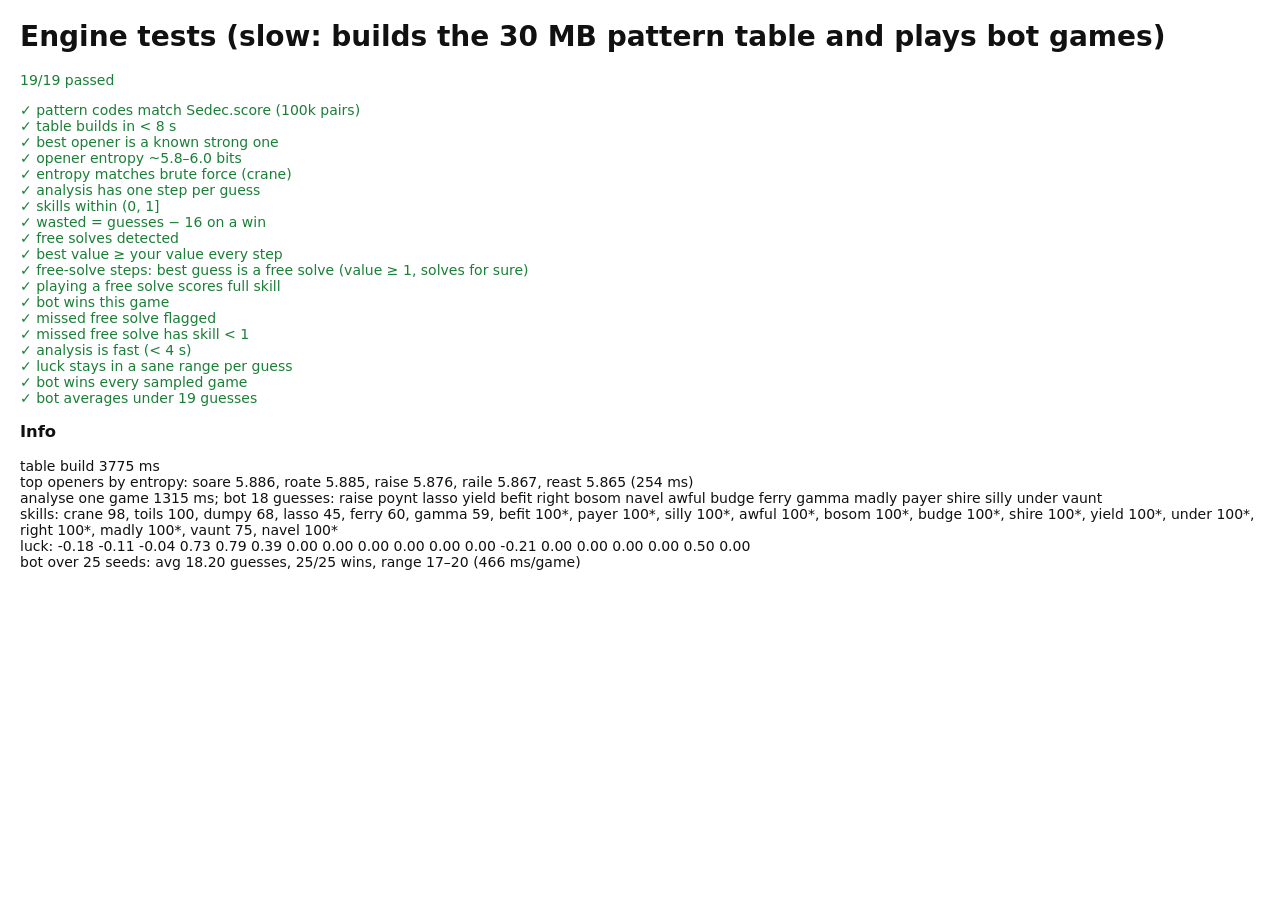
<file: tests/engine-test.html>
<!doctype html>
<html lang="en">
<head>
<meta charset="utf-8">
<title>Engine tests</title>
<style>
  body { font: 14px system-ui, sans-serif; margin: 20px; background: #fff; color: #111; }
  .pass { color: #1a7f37; } .fail { color: #b3261e; font-weight: 600; }
</style>
<script src="../extension/lib/words.js"></script>
<script src="../extension/lib/sedecordle.js"></script>
<script src="../extension/lib/engine.js"></script>
</head>
<body>
<h1>Engine tests (slow: builds the 30 MB pattern table and plays bot games)</h1>
<div id="out">running…</div>
<script>
(async function () {
  const results = [], info = [];
  const ok = (name, cond, extra) => results.push({ name, pass: !!cond, extra });
  const E = SedecEngine, S = Sedec;
  const W = E.init();
  const tick = () => new Promise(r => setTimeout(r, 0));

  // 1. Pattern codes match Sedec.score on random pairs.
  const rnd = S.MersenneTwister(99);
  let bad = 0, firstBad = "";
  for (let i = 0; i < 100000; i++) {
    const gi = rnd.int31() % W.G, ai = rnd.int31() % W.A;
    const want = E.encode(S.score(W.guesses[gi], W.answers[ai]));
    if (E.patternIdx(gi, ai) !== want) { bad++; firstBad = firstBad || W.guesses[gi] + "/" + W.answers[ai]; }
  }
  ok("pattern codes match Sedec.score (100k pairs)", bad === 0, firstBad);

  let t0 = performance.now();
  E.buildTable();
  const tableMs = performance.now() - t0;
  info.push(`table build ${tableMs.toFixed(0)} ms`);
  ok("table builds in < 8 s", tableMs < 8000, tableMs.toFixed(0) + " ms");
  await tick();

  // 2. Opening: best single-board entropy should be a well-known strong opener.
  const I = E._internal;
  t0 = performance.now();
  const open = I.search([{ cand: W.full, mult: 1 }]);
  const openMs = performance.now() - t0;
  const order = Array.from(open.H.keys()).sort((a, b) => open.H[b] - open.H[a]).slice(0, 5);
  const top5 = order.map(i => `${W.guesses[i]} ${open.H[i].toFixed(3)}`);
  info.push("top openers by entropy: " + top5.join(", ") + ` (${openMs.toFixed(0)} ms)`);
  ok("best opener is a known strong one", ["soare", "roate", "raise", "raile", "slate", "reast", "salet", "crate", "trace", "arose", "orate", "tares", "lares", "rales", "soler", "arles"].includes(W.guesses[order[0]]), top5[0]);
  ok("opener entropy ~5.8–6.0 bits", open.H[order[0]] > 5.7 && open.H[order[0]] < 6.1);
  // Entropy brute-force check for one word.
  const w = "crane", gi = W.gIndex.get("crane");
  const buckets = {};
  for (const a of W.answers) { const k = S.score(w, a); buckets[k] = (buckets[k] || 0) + 1; }
  const Hb = -Object.values(buckets).reduce((s, c) => s + (c / W.A) * Math.log2(c / W.A), 0);
  ok("entropy matches brute force (crane)", Math.abs(Hb - open.H[gi]) < 1e-9, `${Hb} vs ${open.H[gi]}`);
  await tick();

  // 3. Analyse a real-shaped game.
  const ans = S.answersForSeed(2452);
  const rec = S.newRecord("daily", 2452, { startedAt: 0 });
  rec.guesses = ["crane", "toils", "dumpy"].concat(ans).map((word, i) => ({ word, t: (i + 1) * 10000 }));
  t0 = performance.now();
  const res = E.analyseGame(rec);
  const gameMs = performance.now() - t0;
  info.push(`analyse one game ${gameMs.toFixed(0)} ms; bot ${res.summary.bot.guesses} guesses: ${res.summary.bot.words.join(" ")}`);
  ok("analysis has one step per guess", res.steps.length === 19);
  ok("skills within (0, 1]", res.steps.every(s => s.skill > 0 && s.skill <= 1 + 1e-9));
  ok("wasted = guesses − 16 on a win", res.summary.wasted === 3, res.summary.wasted);
  ok("free solves detected", res.summary.freeSolves > 5, res.summary.freeSolves);
  ok("best value ≥ your value every step", res.steps.every(s => s.bestValue + 1e-9 >= s.value));
  const fs = res.steps.filter(s => s.singlesBefore > 0);
  ok("free-solve steps: best guess is a free solve (value ≥ 1, solves for sure)", fs.length > 0 && fs.every(s => s.bestValue >= 1 - 1e-12 && s.best[0].ps >= 1),
    JSON.stringify(fs.filter(s => !(s.bestValue >= 1 - 1e-12 && s.best[0].ps >= 1)).map(s => s.best[0])));
  ok("playing a free solve scores full skill", res.steps.filter(s => s.freeSolve).every(s => s.skill === 1),
    JSON.stringify(res.steps.filter(s => s.freeSolve && s.skill < 0.9).map(s => [s.word, s.skill.toFixed(3), s.best[0].word])));
  ok("bot wins this game", res.summary.bot.won);
  // Missed free solve: replace a free-solve guess with a pointless probe when a board is down to one.
  const idx = res.steps.findIndex(s => s.singlesBefore > 0);
  if (idx >= 0) {
    const rec2 = JSON.parse(JSON.stringify(rec));
    rec2.guesses.splice(idx, 0, { word: "fuzzy", t: null });
    const res2 = E.analyseGame(rec2);
    ok("missed free solve flagged", res2.steps[idx].missedFree && res2.steps[idx].wasted, JSON.stringify({ m: res2.steps[idx].missedFree, sb: res2.steps[idx].singlesBefore }));
    ok("missed free solve has skill < 1", res2.steps[idx].skill < 1);
  }
  ok("analysis is fast (< 4 s)", gameMs < 4000, gameMs.toFixed(0) + " ms");
  ok("luck stays in a sane range per guess", res.steps.every(s => Math.abs(s.luck) < 3), JSON.stringify(res.steps.map(s => s.luck.toFixed(2))));
  info.push("skills: " + res.steps.map(s => `${s.word} ${Math.round(s.skill * 100)}${s.freeSolve ? "*" : ""}`).join(", "));
  info.push("luck: " + res.steps.map(s => s.luck.toFixed(2)).join(" "));
  await tick();

  // 4. Bot strength over random seeds.
  t0 = performance.now();
  const N = 25, totals = [];
  let wins = 0;
  for (let k = 0; k < N; k++) {
    const seed = 100000 + k * 7919;
    const idxs = S.answersForSeed(seed).map(w => W.answers.indexOf(w));
    const b = E.simulateBot(idxs);
    totals.push(b.guesses);
    if (b.won) wins++;
    if (k % 5 === 4) await tick();
  }
  const avgBot = totals.reduce((a, b) => a + b, 0) / N;
  info.push(`bot over ${N} seeds: avg ${avgBot.toFixed(2)} guesses, ${wins}/${N} wins, range ${Math.min(...totals)}–${Math.max(...totals)} (${((performance.now() - t0) / N).toFixed(0)} ms/game)`);
  ok("bot wins every sampled game", wins === N);
  ok("bot averages under 19 guesses", avgBot < 19, avgBot.toFixed(2));

  const failed = results.filter(r => !r.pass);
  document.getElementById("out").innerHTML =
    `<p class="${failed.length ? "fail" : "pass"}">${results.length - failed.length}/${results.length} passed</p>` +
    results.map(r => `<div class="${r.pass ? "pass" : "fail"}">${r.pass ? "✓" : "✗"} ${r.name}${r.pass || r.extra == null ? "" : " — " + r.extra}</div>`).join("") +
    "<h3>Info</h3>" + info.map(i => `<div>${i}</div>`).join("");
  window.__engineResults = { passed: results.length - failed.length, total: results.length, failed, info };
})();
</script>
</body>
</html>
</file>
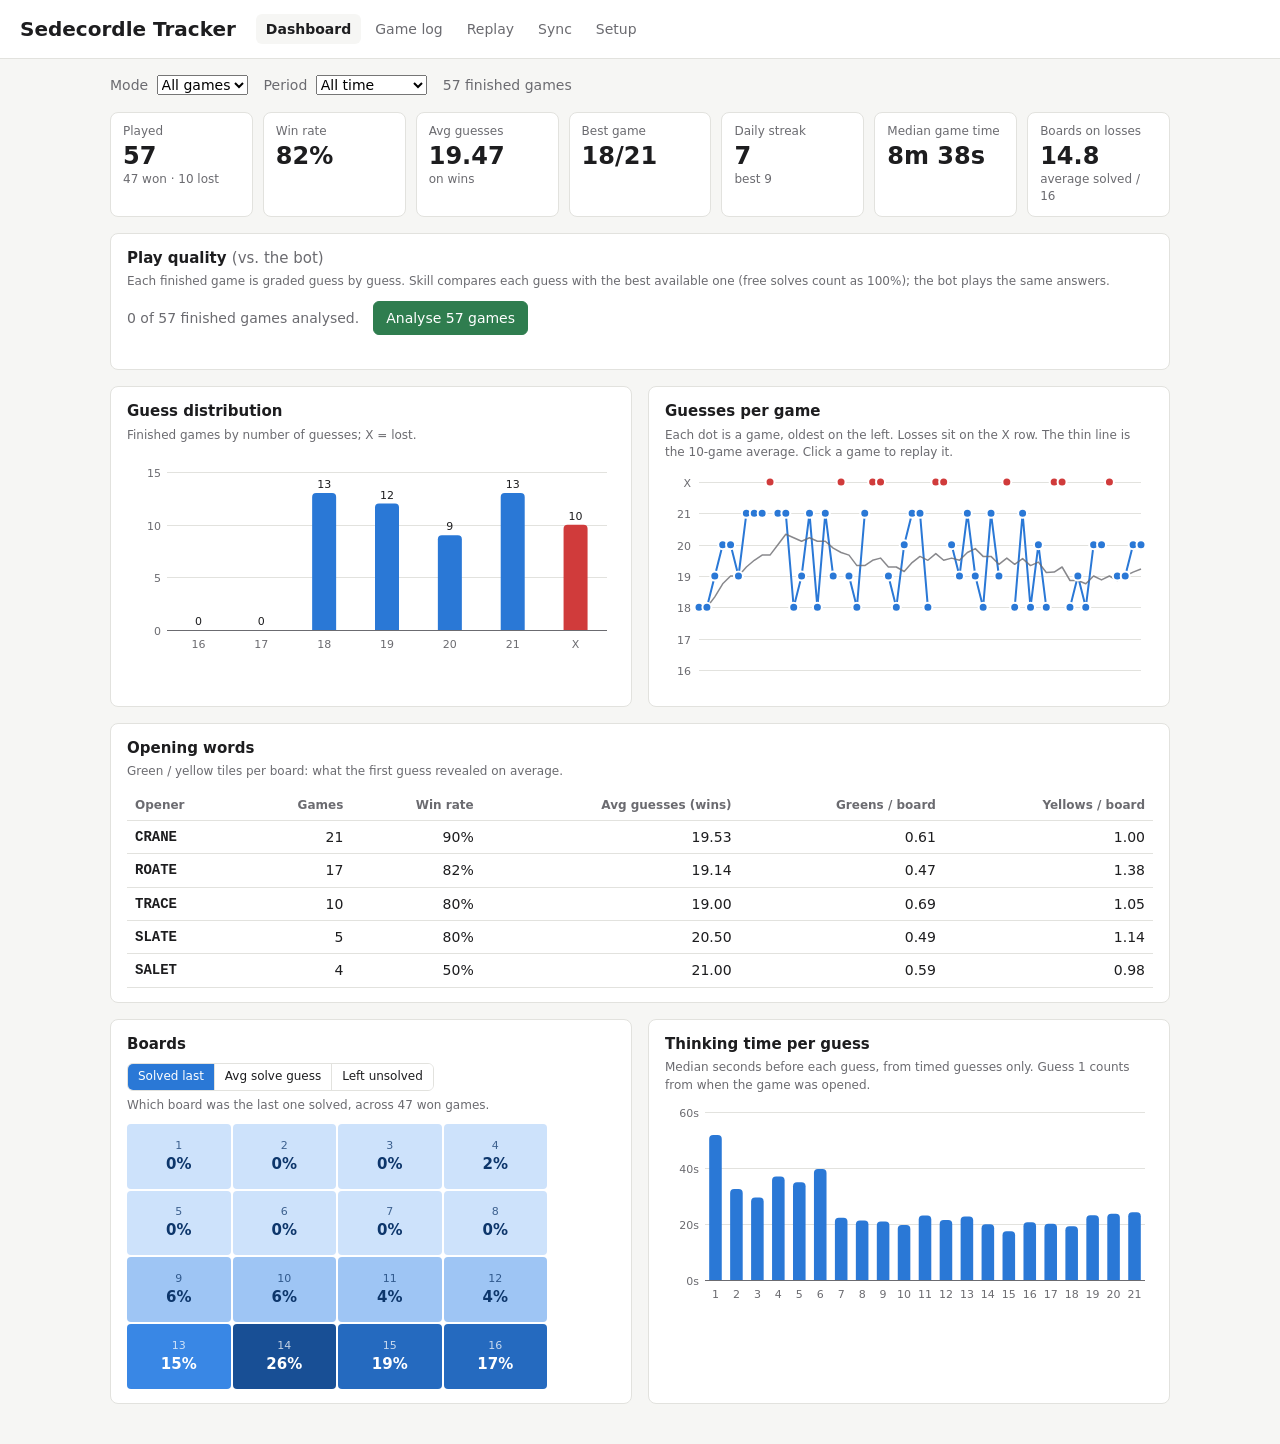
<file: tests/preview.html>
<!doctype html>
<!-- Shows an extension page outside the extension, with sample data.
     Usage: preview.html?page=pages/dashboard.html  (or pages/games.html, popup/popup.html)
     Add &empty=1 to start with no games. -->
<html lang="en">
<head>
  <meta charset="utf-8">
  <meta name="viewport" content="width=device-width, initial-scale=1">
  <title>Extension page preview</title>
</head>
<body>
<script src="../extension/lib/words.js"></script>
<script src="../extension/lib/sedecordle.js"></script>
<script src="../extension/lib/store.js"></script>
<script>
  const params = new URLSearchParams(location.search);
  const page = params.get("page") || "pages/dashboard.html";
  if (params.get("empty")) window.__sedecTestArea = SedecStore.memoryArea();
</script>
<script>
  (async function () {
    if (!window.__sedecTestArea) await loadScript("sample-data.js");
    // &fakegh=1: talk to an in-memory GitHub that accepts the token "test-token".
    if (params.get("fakegh")) {
      await loadScript("fake-github.js");
      window.__fakeGh = fakeGitHub({ token: "test-token" });
      window.__sedecTestFetch = window.__fakeGh.fetch;
    }
    const base = new URL("../extension/" + page, location.href);
    const html = await (await fetch(base)).text();
    const doc = new DOMParser().parseFromString(html, "text/html");
    document.title = doc.title + " (preview)";
    for (const n of doc.head.querySelectorAll("link[rel=stylesheet], style")) {
      const c = n.cloneNode(true);
      if (c.tagName === "LINK") c.href = new URL(n.getAttribute("href"), base).href;
      document.head.append(c);
    }
    // Rewrite in-page links between extension pages to go through the preview too.
    for (const a of doc.querySelectorAll("a[href$='.html']")) {
      const target = new URL(a.getAttribute("href"), base).pathname.split("/extension/")[1];
      if (target) a.setAttribute("href", "preview.html?page=" + target);
    }
    if (doc.body.getAttribute("style")) document.body.setAttribute("style", doc.body.getAttribute("style"));
    const scripts = [...doc.body.querySelectorAll("script")].map((s) => new URL(s.getAttribute("src"), base).href);
    doc.body.querySelectorAll("script").forEach((s) => s.remove());
    document.body.append(...doc.body.childNodes);
    const already = ["words.js", "sedecordle.js", "store.js"];
    for (const src of scripts) if (!already.some((a) => src.endsWith("/lib/" + a))) await loadScript(src);
  })();
  function loadScript(src) {
    return new Promise((res, rej) => { const s = document.createElement("script"); s.src = src; s.onload = res; s.onerror = rej; document.body.append(s); });
  }
</script>
</body>
</html>
</file>
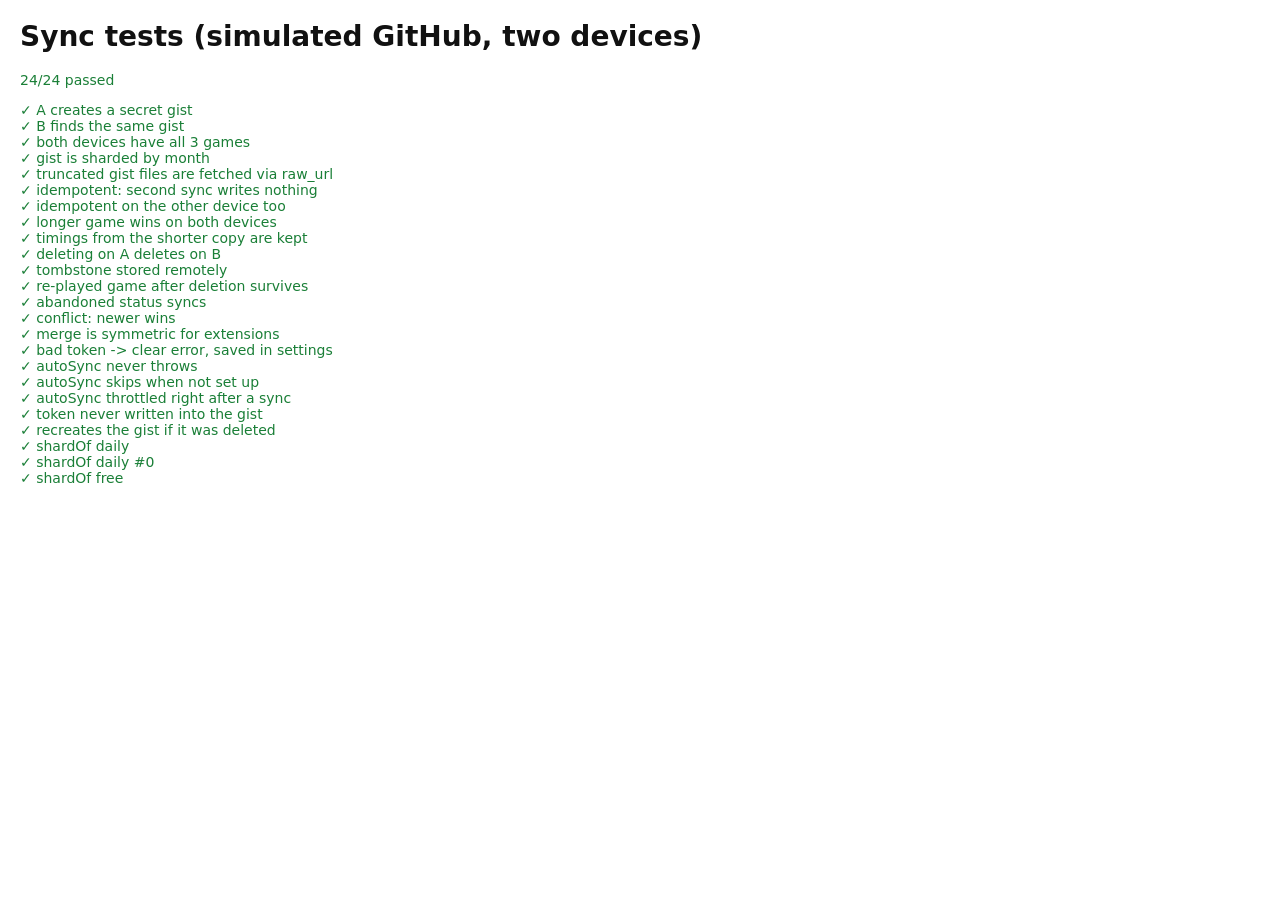
<file: tests/sync-test.html>
<!doctype html>
<html lang="en">
<head>
<meta charset="utf-8">
<title>Sync tests</title>
<style>
  body { font: 14px system-ui, sans-serif; margin: 20px; background: #fff; color: #111; }
  .pass { color: #1a7f37; } .fail { color: #b3261e; font-weight: 600; }
</style>
<script src="../extension/lib/words.js"></script>
<script src="../extension/lib/sedecordle.js"></script>
<script src="../extension/lib/store.js"></script>
<script src="../extension/lib/sync.js"></script>
<script src="fake-github.js"></script>
</head>
<body>
<h1>Sync tests (simulated GitHub, two devices)</h1>
<div id="out">running…</div>
<script>
(async function () {
  const results = [];
  const ok = (name, cond, extra) => results.push({ name, pass: !!cond, extra });
  const S = Sedec, Y = SedecSync;

  const fakeGitHub = window.fakeGitHub;

  function game(mode, seed, extra, nAns, opts = {}) {
    const ans = S.answersForSeed(seed);
    const words = extra.concat(ans.slice(0, nAns));
    const r = S.newRecord(mode, seed, { startedAt: opts.startedAt ?? 1000 });
    r.guesses = words.map((w, i) => ({ word: w, t: opts.untimed ? null : 1000 + (i + 1) * 5000 }));
    const d = S.derive(r);
    r.status = opts.status || d.outcome;
    r.finishedAt = r.status === "won" || r.status === "lost" ? r.guesses[r.guesses.length - 1].t : null;
    r.updatedAt = opts.updatedAt ?? 10;
    return r;
  }
  async function device(token = "good") {
    const store = SedecStore.makeStore(SedecStore.memoryArea());
    await SedecSync.setToken(store, token);
    return store;
  }
  const ids = async (st) => (await st.getAll()).map((r) => r.id).sort().join(",");

  const gh = fakeGitHub({ truncateOver: 1000 }); // small, so the truncated-file path is exercised
  const A = await device(), B = await device();
  await A.putMany([game("daily", 2450, ["crane", "toils"], 16), game("daily", 2451, ["slate"], 4)]);
  await B.putMany([game("free", 1794000000000, ["crane"], 16)]);

  // 1. First syncs: A creates the gist, B finds it, both end with everything.
  const r1 = await Y.syncNow(A, { fetch: gh.fetch });
  ok("A creates a secret gist", Object.keys(gh.gists).length === 1 && gh.calls.includes("POST /gists"));
  const r2 = await Y.syncNow(B, { fetch: gh.fetch });
  ok("B finds the same gist", r2.gistId === r1.gistId && Object.keys(gh.gists).length === 1);
  await Y.syncNow(A, { fetch: gh.fetch });
  ok("both devices have all 3 games", (await ids(A)) === (await ids(B)) && (await A.getAll()).length === 3, await ids(A) + " | " + await ids(B));
  ok("gist is sharded by month", Object.keys(gh.gists[r1.gistId].files).sort().join(",") === "deleted.json,games-2026-11.json,sedecordle-tracker.json", Object.keys(gh.gists[r1.gistId].files).join(","));
  ok("truncated gist files are fetched via raw_url", gh.calls.some((c) => c.startsWith("GET https://raw.example/")));

  // 2. No changes -> no writes.
  const before = gh.calls.length;
  const r3 = await Y.syncNow(A, { fetch: gh.fetch });
  ok("idempotent: second sync writes nothing", !gh.calls.slice(before).some((c) => c.startsWith("PATCH")) && r3.pulled === 0 && r3.pushedFiles === 0, gh.calls.slice(before).join(" "));
  const b2 = gh.calls.length;
  await Y.syncNow(B, { fetch: gh.fetch });
  ok("idempotent on the other device too", !gh.calls.slice(b2).some((c) => c.startsWith("PATCH")), gh.calls.slice(b2).join(" "));

  // 3. Timings merge: A continued 2451 with timings, B has the same game finished but untimed.
  const a2451 = await A.get("daily-2451");
  const fullB = game("daily", 2451, ["slate"], 16, { untimed: true, updatedAt: 20 });
  await B.put(fullB);
  await Y.syncNow(B, { fetch: gh.fetch });
  await Y.syncNow(A, { fetch: gh.fetch });
  await Y.syncNow(B, { fetch: gh.fetch });
  const ga = await A.get("daily-2451"), gb = await B.get("daily-2451");
  ok("longer game wins on both devices", ga.guesses.length === 17 && gb.guesses.length === 17 && ga.status === "won");
  ok("timings from the shorter copy are kept", ga.guesses.slice(0, 5).every((g, i) => g.t === a2451.guesses[i].t) && gb.guesses[0].t === a2451.guesses[0].t, JSON.stringify(ga.guesses.slice(0, 6)));

  // 4. Deletion propagates.
  await A.remove("daily-2450");
  await Y.syncNow(A, { fetch: gh.fetch });
  await Y.syncNow(B, { fetch: gh.fetch });
  ok("deleting on A deletes on B", !(await B.get("daily-2450")) && !(await A.get("daily-2450")));
  ok("tombstone stored remotely", JSON.parse(gh.gists[r1.gistId].files["deleted.json"]).deleted["daily-2450"] > 0);

  // 5. A game changed after its deletion comes back.
  const re = game("daily", 2450, ["crane"], 16, { updatedAt: Date.now() + 1000 });
  await B.put(re);
  await Y.syncNow(B, { fetch: gh.fetch });
  await Y.syncNow(A, { fetch: gh.fetch });
  ok("re-played game after deletion survives", !!(await A.get("daily-2450")) && !!(await B.get("daily-2450")));

  // 6. Abandoned is sticky unless the game was continued.
  await A.put(game("free", 1794100000000, ["crane"], 2, { status: "abandoned", updatedAt: 30 }));
  await B.put(game("free", 1794100000000, ["crane"], 2, { updatedAt: 5 }));
  await Y.syncNow(A, { fetch: gh.fetch });
  await Y.syncNow(B, { fetch: gh.fetch });
  ok("abandoned status syncs", (await B.get("free-1794100000000")).status === "abandoned");

  // 7. Conflicting guess lists: newer edit wins.
  const x = game("daily", 2440, ["crane"], 3, { updatedAt: 40 }), y = game("daily", 2440, ["slate"], 3, { updatedAt: 50 });
  ok("conflict: newer wins", Y.mergeRecords(x, y).guesses[0].word === "slate" && Y.mergeRecords(y, x).guesses[0].word === "slate");
  ok("merge is symmetric for extensions", JSON.stringify(Y.mergeRecords(a2451, fullB).guesses) === JSON.stringify(Y.mergeRecords(fullB, a2451).guesses));

  // 8. Errors.
  const bad = await device("wrong");
  let err = null;
  try { await Y.syncNow(bad, { fetch: gh.fetch }); } catch (e) { err = e; }
  ok("bad token -> clear error, saved in settings", err && /token/i.test(err.message) && /token/i.test((await Y.getSettings(bad)).lastError || ""), err && err.message);
  ok("autoSync never throws", (await Y.autoSync(bad, { fetch: gh.fetch, force: true })) === null);
  ok("autoSync skips when not set up", (await Y.autoSync(SedecStore.makeStore(SedecStore.memoryArea()), { fetch: gh.fetch })) === null);
  const c0 = gh.calls.length;
  await Y.autoSync(A, { fetch: gh.fetch });
  ok("autoSync throttled right after a sync", gh.calls.length === c0);
  ok("token never written into the gist", !JSON.stringify(gh.gists).includes("good"));

  // 9. Gist deleted remotely -> a new one is made.
  delete gh.gists[r1.gistId];
  const r9 = await Y.syncNow(A, { fetch: gh.fetch });
  ok("recreates the gist if it was deleted", r9.gistId !== r1.gistId && Object.keys(gh.gists).length === 1 && (await A.getAll()).length === r9.games);

  // 10. Shards.
  ok("shardOf daily", Y.shardOf({ mode: "daily", seed: 2452 }) === "games-2026-11.json");
  ok("shardOf daily #0", Y.shardOf({ mode: "daily", seed: 720 }) === "games-2022-02.json");
  ok("shardOf free", Y.shardOf({ mode: "free", seed: Date.UTC(2025, 0, 31, 23) }) === "games-2025-01.json");

  const failed = results.filter((r) => !r.pass);
  document.getElementById("out").innerHTML =
    `<p class="${failed.length ? "fail" : "pass"}">${results.length - failed.length}/${results.length} passed</p>` +
    results.map((r) => `<div class="${r.pass ? "pass" : "fail"}">${r.pass ? "✓" : "✗"} ${r.name}${r.pass || r.extra == null ? "" : " — " + String(r.extra).replace(/</g, "&lt;")}</div>`).join("");
  window.__syncResults = { passed: results.length - failed.length, total: results.length, failed };
})().catch((e) => { document.getElementById("out").textContent = "CRASH: " + e.stack; window.__syncResults = { crash: e.stack }; });
</script>
</body>
</html>
</file>
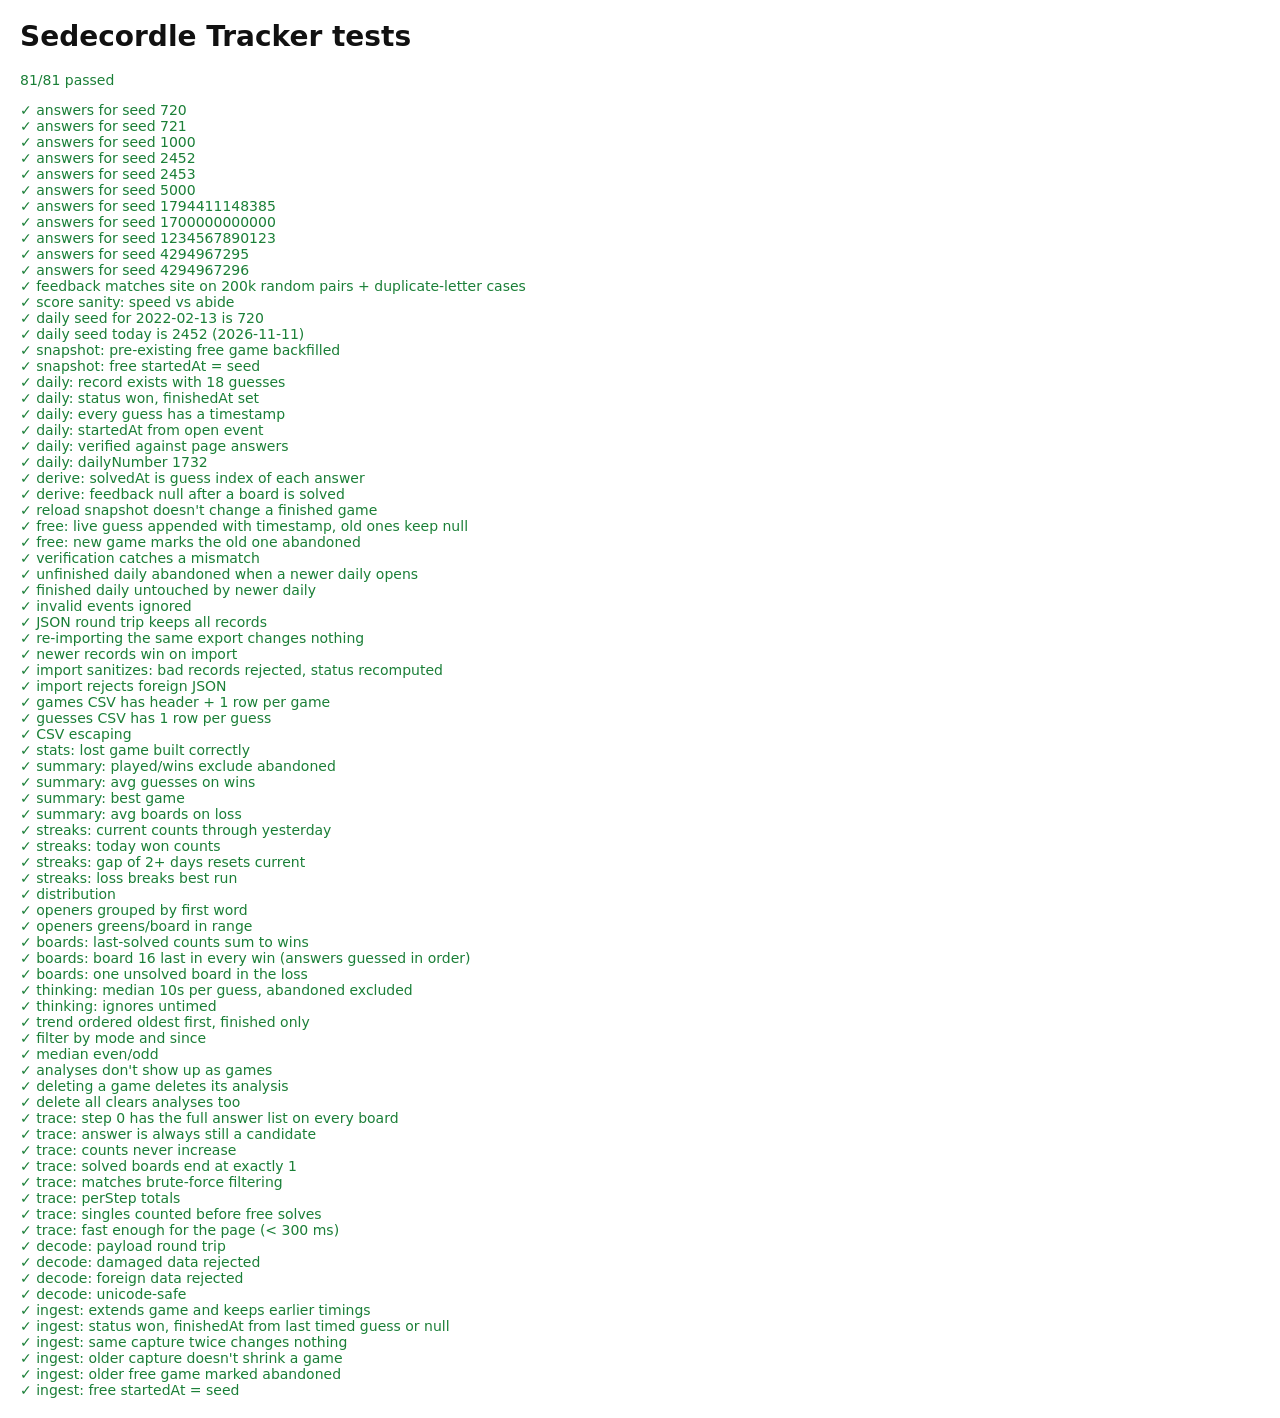
<file: tests/test.html>
<!doctype html>
<html lang="en">
<head>
<meta charset="utf-8">
<title>Sedecordle Tracker tests</title>
<style>
  body { font: 14px system-ui, sans-serif; margin: 20px; background: #fff; color: #111; }
  .pass { color: #1a7f37; } .fail { color: #b3261e; font-weight: 600; }
  pre { white-space: pre-wrap; }
</style>
<script>
  // Fresh slate for the hook test, then fake extension storage for bridge.js.
  localStorage.clear();
  window.__memArea = null;
</script>
<script src="../extension/lib/words.js"></script>
<script src="../extension/lib/sedecordle.js"></script>
<script src="../extension/lib/store.js"></script>
<script>
  window.__memArea = SedecStore.memoryArea();
  window.chrome = { storage: { local: window.__memArea } };
  // A game left over from "before the extension was installed", for the snapshot test.
  localStorage.setItem("last_free", "1700000000000");
  localStorage.setItem("free_guesses", "salve,prone");
</script>
<script src="../extension/content/hook.js"></script>
<script src="../extension/lib/recorder.js"></script>
<script src="../extension/lib/export.js"></script>
<script src="../extension/lib/stats.js"></script>
<script src="../extension/lib/analysis.js"></script>
<script src="../extension/lib/ingest.js"></script>
<script src="../extension/content/bridge.js"></script>
</head>
<body>
<h1>Sedecordle Tracker tests</h1>
<div id="out">running…</div>
<script>
(async function () {
  const results = [];
  const ok = (name, cond, extra) => results.push({ name, pass: !!cond, extra });
  const eq = (a, b) => JSON.stringify(a) === JSON.stringify(b);
  const sleep = (ms) => new Promise((r) => setTimeout(r, ms));

  // 1. Answer generation matches the live site (reference values captured from sedecordle.com).
  const REF = {"720":"blood meaty ripen silly testy surer roger rabbi toxin array tubal gaily mamma bread booty blimp","721":"swept femme hound vouch value bully clack whiny noisy spilt lasso aloud guava pluck truth rural","1000":"women fruit flung laugh layer clang niece segue ingot thank juice month ruder bezel alpha hussy","2452":"lasso ferry gamma befit payer silly awful bosom budge shire yield under right madly vaunt navel","2453":"jumpy frond fjord shalt reedy masse river agree tangy batty tulip range elope spear lurid throw","5000":"biddy basal braid cried nosey shown fetid adore ester thick wreak baler would rupee curly order","1794411148385":"slosh khaki noise crone being croak modem build court hydro quell crass facet apply lefty while","1700000000000":"salve prone paddy furry these topaz prune color awake payer voter troop speck limit groin vouch","1234567890123":"antic plier alive champ setup pixel gaily havoc union cameo crust riser scour rehab liken shalt","4294967295":"uncle curve topic purge crush prune burly ranch vivid moody guide ascot order blade fewer actor","4294967296":"haste young labor recur stock elbow koala pubic swoop diary slain sonar super piggy prune gulch"};
  for (const [seed, words] of Object.entries(REF)) {
    const got = Sedec.answersForSeed(Number(seed)).join(" ");
    ok(`answers for seed ${seed}`, got === words, got === words ? "" : got);
  }

  // 2. Feedback matches a verbatim port of the site's identify_guess on many random pairs.
  function siteScore(answer, guess) {
    const ans = answer.split(""), gue = guess.split(""), icons = ["B","B","B","B","B"];
    for (let c = 0; c < 5; c++) if (ans[c] == gue[c]) { ans[c] = " "; gue[c] = " "; icons[c] = "G"; }
    for (let c = 0; c < 5; c++) if (ans.indexOf(gue[c]) != -1 && ans[c] != gue[c] && gue[c] != " ") { ans[ans.indexOf(gue[c])] = " "; icons[c] = "Y"; }
    return icons.join("");
  }
  const W = SEDEC_WORDS, pool = W.answers.concat(W.allowed);
  let mism = 0, first = "";
  const rnd = Sedec.MersenneTwister(42);
  for (let i = 0; i < 200000; i++) {
    const a = W.answers[rnd.int31() % W.answers.length], g = pool[rnd.int31() % pool.length];
    if (Sedec.score(g, a) !== siteScore(a, g)) { mism++; first = first || `${g}/${a}`; }
  }
  for (const [g, a] of [["speed","abide"],["eerie","there"],["llama","hello"],["geese","eerie"],["abbey","babes"]])
    if (Sedec.score(g, a) !== siteScore(a, g)) { mism++; first = first || `${g}/${a}`; }
  ok("feedback matches site on 200k random pairs + duplicate-letter cases", mism === 0, first);
  ok("score sanity: speed vs abide", Sedec.score("speed", "abide") === "BBYBY", Sedec.score("speed", "abide"));

  // 3. Daily seed formula for known dates (local time; matches the site's "Daily #N").
  ok("daily seed for 2022-02-13 is 720", Sedec.dailySeedFor(new Date(2022, 1, 13, 12)) === 720);
  ok("daily seed today is 2452 (2026-11-11)", Sedec.dailySeedFor(new Date(2026, 10, 11, 12)) === 2452);

  // 4. Hook + bridge + recorder, driven exactly the way the site writes localStorage.
  await sleep(50);
  const store = SedecStore.makeStore(window.__memArea);
  let snap = await store.get("free-1700000000000");
  ok("snapshot: pre-existing free game backfilled", snap && snap.source === "backfill" && eq(snap.guesses.map(g => g.word), ["salve","prone"]) && snap.guesses.every(g => g.t === null), JSON.stringify(snap));
  ok("snapshot: free startedAt = seed", snap && snap.startedAt === 1700000000000);

  // Daily game: open, reset string, then guesses one at a time. Win daily 2452 using its answers.
  const daily = Sedec.answersForSeed(2452);
  window.answer = daily.slice(); // what the page exposes
  localStorage.setItem("last_daily", "2452");
  localStorage.setItem("daily_guesses", "");
  const words = ["crane", "toils"].concat(daily); // 18 guesses, wins on the 18th
  for (let i = 1; i <= words.length; i++) {
    localStorage.setItem("daily_guesses", words.slice(0, i).join(","));
    await sleep(2);
  }
  await sleep(50);
  let d = await store.get("daily-2452");
  ok("daily: record exists with 18 guesses", d && d.guesses.length === 18, d && d.guesses.length);
  ok("daily: status won, finishedAt set", d && d.status === "won" && Number.isFinite(d.finishedAt));
  ok("daily: every guess has a timestamp", d && d.guesses.every(g => Number.isFinite(g.t)));
  ok("daily: startedAt from open event", d && Number.isFinite(d.startedAt) && d.startedAt <= d.guesses[0].t);
  ok("daily: verified against page answers", d && d.verified === true);
  ok("daily: dailyNumber 1732", d && d.dailyNumber === 1732);
  const der = Sedec.derive(d);
  ok("derive: solvedAt is guess index of each answer", eq(der.solvedAt, daily.map((_, i) => i + 2)));
  ok("derive: feedback null after a board is solved", der.feedback[17][0] === null && der.feedback[2][0] === "GGGGG");

  // Reload: site restores without writing; hook snapshot repeats the same list -> no change.
  const before = JSON.stringify(d);
  window.postMessage({ __sedecordleTracker: { type: "event", ev: { kind: "snapshot", mode: "daily", seed: 2452, words, t: Date.now(), path: "/" } } }, location.origin);
  await sleep(50);
  ok("reload snapshot doesn't change a finished game", JSON.stringify(await store.get("daily-2452")) === before);

  // Free game: continue the backfilled one, then "New game" (removeItem) -> abandoned.
  window.answer = Sedec.answersForSeed(1700000000000);
  localStorage.setItem("free_guesses", "salve,prone,crane");
  await sleep(30);
  snap = await store.get("free-1700000000000");
  ok("free: live guess appended with timestamp, old ones keep null", snap.guesses.length === 3 && snap.guesses[2].t !== null && snap.guesses[0].t === null);
  localStorage.removeItem("free_guesses");
  localStorage.removeItem("last_free");
  localStorage.setItem("last_free", "1794411148385");
  await sleep(30);
  snap = await store.get("free-1700000000000");
  ok("free: new game marks the old one abandoned", snap.status === "abandoned", snap.status);

  // Wrong page answers -> verified false (site logic changed).
  window.answer = new Array(16).fill("aaaaa");
  localStorage.setItem("free_guesses", "crane");
  await sleep(30);
  const f2 = await store.get("free-1794411148385");
  ok("verification catches a mismatch", f2 && f2.verified === false && Array.isArray(f2.pageAnswers));

  // Daily left unfinished, next day opened -> abandoned.
  window.answer = Sedec.answersForSeed(2453);
  localStorage.setItem("last_daily", "2453");
  localStorage.setItem("daily_guesses", "");
  localStorage.setItem("daily_guesses", "crane");
  await sleep(30);
  localStorage.setItem("last_daily", "2454");
  await sleep(30);
  ok("unfinished daily abandoned when a newer daily opens", (await store.get("daily-2453")).status === "abandoned");
  ok("finished daily untouched by newer daily", (await store.get("daily-2452")).status === "won");

  // Garbage events are ignored.
  window.postMessage({ __sedecordleTracker: { type: "event", ev: { kind: "guesses", mode: "daily", seed: NaN, words: ["crane"], t: 1 } } }, location.origin);
  window.postMessage({ __sedecordleTracker: { type: "event", ev: { kind: "guesses", mode: "x", seed: 5, words: ["crane"], t: 1 } } }, location.origin);
  window.postMessage({ __sedecordleTracker: { type: "event", ev: { kind: "guesses", mode: "daily", seed: 5, words: ["<img>"], t: 1 } } }, location.origin);
  await sleep(30);
  ok("invalid events ignored", (await store.getAll()).length === 4, (await store.getAll()).length);

  // 5. Export / import round trip.
  const all = await store.getAll();
  const json = SedecExport.toJSON(all);
  const parsed = SedecExport.parseImport(json);
  ok("JSON round trip keeps all records", parsed.games.length === all.length && parsed.rejected === 0);
  const plan = SedecExport.mergePlan(all, parsed.games);
  ok("re-importing the same export changes nothing", plan.write.length === 0 && plan.skipped === all.length);
  const newer = parsed.games.map(r => Object.assign({}, r, { updatedAt: r.updatedAt + 1 }));
  ok("newer records win on import", SedecExport.mergePlan(all, newer).updated === all.length);
  const bad = SedecExport.parseImport(JSON.stringify([{ mode: "daily", seed: 1, guesses: ["zzzzz"] }, { mode: "nope" }, { mode: "daily", seed: 2452, guesses: daily }]));
  ok("import sanitizes: bad records rejected, status recomputed", bad.rejected === 1 && bad.games.length === 2 && bad.games[1].status === "won", JSON.stringify(bad.games.map(g => g.status)));
  let threw = false; try { SedecExport.parseImport("{\"x\":1}"); } catch (e) { threw = true; }
  ok("import rejects foreign JSON", threw);
  const csv = SedecExport.gamesCSV(all);
  ok("games CSV has header + 1 row per game", csv.trim().split("\r\n").length === all.length + 1);
  const gcsv = SedecExport.guessesCSV(all);
  ok("guesses CSV has 1 row per guess", gcsv.trim().split("\r\n").length === 1 + all.reduce((s, r) => s + r.guesses.length, 0));
  ok("CSV escaping", SedecExport.gamesCSV([Object.assign({}, d, { source: 'a,"b"' })]).includes('"a,""b"""'));

  // 6. Stats.
  const T = SedecStats;
  function mk(mode, seed, nExtra, status, start) {
    const ans = Sedec.answersForSeed(seed);
    const extra = ["crane", "toils", "dumpy", "gawky", "bliss", "fjord"].filter(w => !ans.includes(w)).slice(0, nExtra);
    const r = Sedec.newRecord(mode, seed, { startedAt: start });
    let t = start;
    r.guesses = extra.concat(ans).slice(0, 21).map(w => ({ word: w, t: (t += 10000) }));
    r.status = status || Sedec.derive(r).outcome;
    r.finishedAt = r.status === "won" || r.status === "lost" ? t : null;
    return r;
  }
  const sg = [
    mk("daily", 100, 2, null, 1000),   // won 18
    mk("daily", 101, 3, null, 2000),   // won 19
    mk("daily", 102, 6, null, 3000),   // lost (6 + 15 = 21, one board unsolved)
    mk("daily", 104, 1, null, 4000),   // won 17
    mk("daily", 105, 1, null, 5000),   // won 17
    mk("free", 9e11, 2, null, 6000),    // won 18
    mk("free", 9e11 + 1, 1, "abandoned", 7000),
  ];
  ok("stats: lost game built correctly", sg[2].status === "lost" && Sedec.derive(sg[2]).boardsSolved === 15);
  const sm = T.summary(sg);
  ok("summary: played/wins exclude abandoned", sm.played === 6 && sm.wins === 5 && sm.losses === 1, JSON.stringify(sm));
  ok("summary: avg guesses on wins", Math.abs(sm.avgGuesses - (18 + 19 + 17 + 17 + 18) / 5) < 1e-9);
  ok("summary: best game", sm.bestGuesses === 17);
  ok("summary: avg boards on loss", sm.avgBoardsOnLoss === 15);
  ok("streaks: current counts through yesterday", eq(T.streaks(sg, 106), { current: 2, best: 2 }), JSON.stringify(T.streaks(sg, 106)));
  ok("streaks: today won counts", T.streaks(sg, 105).current === 2);
  ok("streaks: gap of 2+ days resets current", T.streaks(sg, 107).current === 0);
  ok("streaks: loss breaks best run", T.streaks([mk("daily", 1, 0), mk("daily", 2, 0), mk("daily", 3, 6), mk("daily", 4, 0)], 4).best === 2);
  const dist = T.distribution(sg);
  ok("distribution", eq(dist.map(d => d.count), [0, 2, 2, 1, 0, 0, 1]) && dist[6].key === "X", JSON.stringify(dist));
  const op = T.openers(sg);
  ok("openers grouped by first word", op.find(o => o.word === "crane").games === 6);
  ok("openers greens/board in range", op.every(o => o.greensPerBoard >= 0 && o.greensPerBoard <= 5));
  const bd = T.boards(sg);
  ok("boards: last-solved counts sum to wins", bd.positions.reduce((n, p) => n + p.lastCount, 0) === 5 && bd.wonCount === 5);
  ok("boards: board 16 last in every win (answers guessed in order)", bd.positions[15].lastCount === 5);
  ok("boards: one unsolved board in the loss", bd.positions.reduce((n, p) => n + p.unsolvedCount, 0) === 1 && bd.positions[15].unsolvedCount === 1);
  const th = T.thinking(sg);
  ok("thinking: median 10s per guess, abandoned excluded", th[0].medianMs === 10000 && th[0].samples === 6, JSON.stringify(th[0]));
  ok("thinking: ignores untimed", T.thinking([Object.assign(mk("daily", 5, 0), { startedAt: null, guesses: mk("daily", 5, 0).guesses.map(g => ({ word: g.word, t: null })) })]).every(x => x.samples === 0));
  ok("trend ordered oldest first, finished only", eq(T.trend(sg).map(p => p.id), ["daily-100", "daily-101", "daily-102", "daily-104", "daily-105", "free-900000000000"]));
  ok("filter by mode and since", T.filter(sg, { mode: "daily", sinceMs: 3000 }).length === 3);
  ok("median even/odd", T.median([1, 3]) === 2 && T.median([5, 1, 3]) === 3 && T.median([]) === null);

  // 6b. Analysis cache lives beside games and is removed with them.
  const st2 = SedecStore.makeStore(SedecStore.memoryArea());
  await st2.put({ id: "daily-1" }); await st2.put({ id: "daily-2" });
  await st2.putAnalysis({ id: "daily-1", version: 1 }); await st2.putAnalysis({ id: "daily-2", version: 1 });
  ok("analyses don't show up as games", (await st2.getAll()).length === 2 && (await st2.getAllAnalyses()).length === 2);
  await st2.remove("daily-1");
  ok("deleting a game deletes its analysis", (await st2.getAnalysis("daily-1")) === null && (await st2.getAnalysis("daily-2")) !== null);
  await st2.clear();
  ok("delete all clears analyses too", (await st2.getAllAnalyses()).length === 0 && (await st2.getAll()).length === 0);

  // 7. Candidate tracking (replay).
  const rg = mk("daily", 2452, 4, null, 1000); // crane toils dumpy gawky + 16 answers -> won in 20
  const tr = SedecAnalysis.candidateTrace(rg);
  const ansList = SEDEC_WORDS.answers;
  ok("trace: step 0 has the full answer list on every board", tr.boards.every(b => b.counts[0] === ansList.length));
  ok("trace: answer is always still a candidate", tr.boards.every(b => b.counts.every((c, k) => c >= 1)) &&
    tr.boards.every(b => b.lists.every(l => !l || l.includes(b.answer))));
  ok("trace: counts never increase", tr.boards.every(b => b.counts.every((c, k) => k === 0 || c <= b.counts[k - 1])));
  ok("trace: solved boards end at exactly 1", tr.boards.every(b => b.counts[b.solvedAt + 1] === 1));
  // Independent brute force for board 0 after the first two guesses.
  const a0 = tr.boards[0].answer;
  const brute = ansList.filter(w => Sedec.score("crane", w) === Sedec.score("crane", a0) && Sedec.score("toils", w) === Sedec.score("toils", a0)).length;
  ok("trace: matches brute-force filtering", tr.boards[0].counts[2] === brute, `${tr.boards[0].counts[2]} vs ${brute}`);
  ok("trace: perStep totals", tr.perStep[0].totalLeft === 16 * ansList.length && tr.perStep[0].unsolved === 16 && tr.perStep[20].unsolved === 0 && tr.perStep[20].totalLeft === 0);
  ok("trace: singles counted before free solves", tr.perStep.slice(4).every((p, i) => p.singles <= p.unsolved));
  const t0 = performance.now(); SedecAnalysis.candidateTrace(sg[2]); const ms = performance.now() - t0;
  ok("trace: fast enough for the page (< 300 ms)", ms < 300, ms.toFixed(0) + " ms");

  // 8. Bookmarklet ingest.
  const IG = SedecIngest;
  const enc = (obj) => btoa(unescape(encodeURIComponent(JSON.stringify(obj)))).replace(/\+/g, "-").replace(/\//g, "_").replace(/=+$/, "");
  const ans9 = Sedec.answersForSeed(2452);
  const capGame = (words, times, extra) => Object.assign({ mode: "daily", seed: 2452, guesses: words.map((w, i) => ({ word: w, t: times[i] ?? null })), startedAt: 500, updatedAt: Date.now() }, extra || {});
  const p1 = IG.decodePayload("#d=" + enc({ format: "sedecordle-capture", v: 1, games: [capGame(["crane", "toils"], [1000, 2000])] }));
  ok("decode: payload round trip", p1.games.length === 1 && p1.games[0].id === "daily-2452" && p1.games[0].source === "bookmarklet" && p1.games[0].guesses[1].t === 2000);
  let threw2 = false; try { IG.decodePayload("#d=!!!"); } catch (e) { threw2 = true; }
  ok("decode: damaged data rejected", threw2);
  let threw3 = false; try { IG.decodePayload("#d=" + enc({ format: "other", games: [] })); } catch (e) { threw3 = true; }
  ok("decode: foreign data rejected", threw3);
  ok("decode: unicode-safe", IG.decodePayload("#d=" + enc({ format: "sedecordle-capture", note: "őűé", games: [] })).games.length === 0);
  const igStore = SedecStore.makeStore(SedecStore.memoryArea());
  await IG.ingest(igStore, p1.games);
  // Second capture: game finished, but this tab lost its timing for the first guesses (null).
  const p2 = IG.decodePayload("#d=" + enc({ format: "sedecordle-capture", games: [capGame(["crane", "toils"].concat(ans9), [null, null, 3000])] }));
  const r2 = await IG.ingest(igStore, p2.games);
  const g2 = await igStore.get("daily-2452");
  ok("ingest: extends game and keeps earlier timings", g2.guesses.length === 18 && g2.guesses[0].t === 1000 && g2.guesses[1].t === 2000 && g2.guesses[2].t === 3000);
  ok("ingest: status won, finishedAt from last timed guess or null", g2.status === "won" && r2[0].changed);
  const r3 = await IG.ingest(igStore, p2.games);
  ok("ingest: same capture twice changes nothing", r3[0].changed === false && !r3[0].isNew);
  // An older shorter capture arriving late must not shrink the game.
  await IG.ingest(igStore, p1.games);
  ok("ingest: older capture doesn't shrink a game", (await igStore.get("daily-2452")).guesses.length === 18);
  // Abandonment: in-progress free game, then a capture with a different free game.
  await IG.ingest(igStore, IG.decodePayload("#d=" + enc({ format: "sedecordle-capture", games: [{ mode: "free", seed: 1000000, guesses: [{ word: "crane", t: null }], updatedAt: 1 }] })).games);
  await IG.ingest(igStore, IG.decodePayload("#d=" + enc({ format: "sedecordle-capture", games: [{ mode: "free", seed: 2000000, guesses: [{ word: "slate", t: null }], updatedAt: 2 }] })).games);
  ok("ingest: older free game marked abandoned", (await igStore.get("free-1000000")).status === "abandoned" && (await igStore.get("free-2000000")).status === "in_progress");
  ok("ingest: free startedAt = seed", (await igStore.get("free-2000000")).startedAt === 2000000);

  const failed = results.filter(r => !r.pass);
  document.getElementById("out").innerHTML =
    `<p class="${failed.length ? "fail" : "pass"}">${results.length - failed.length}/${results.length} passed</p>` +
    results.map(r => `<div class="${r.pass ? "pass" : "fail"}">${r.pass ? "✓" : "✗"} ${r.name}${r.pass || !r.extra ? "" : " — " + String(r.extra).replace(/</g, "&lt;")}</div>`).join("");
  window.__testResults = { passed: results.length - failed.length, total: results.length, failed };
})();
</script>
</body>
</html>
</file>
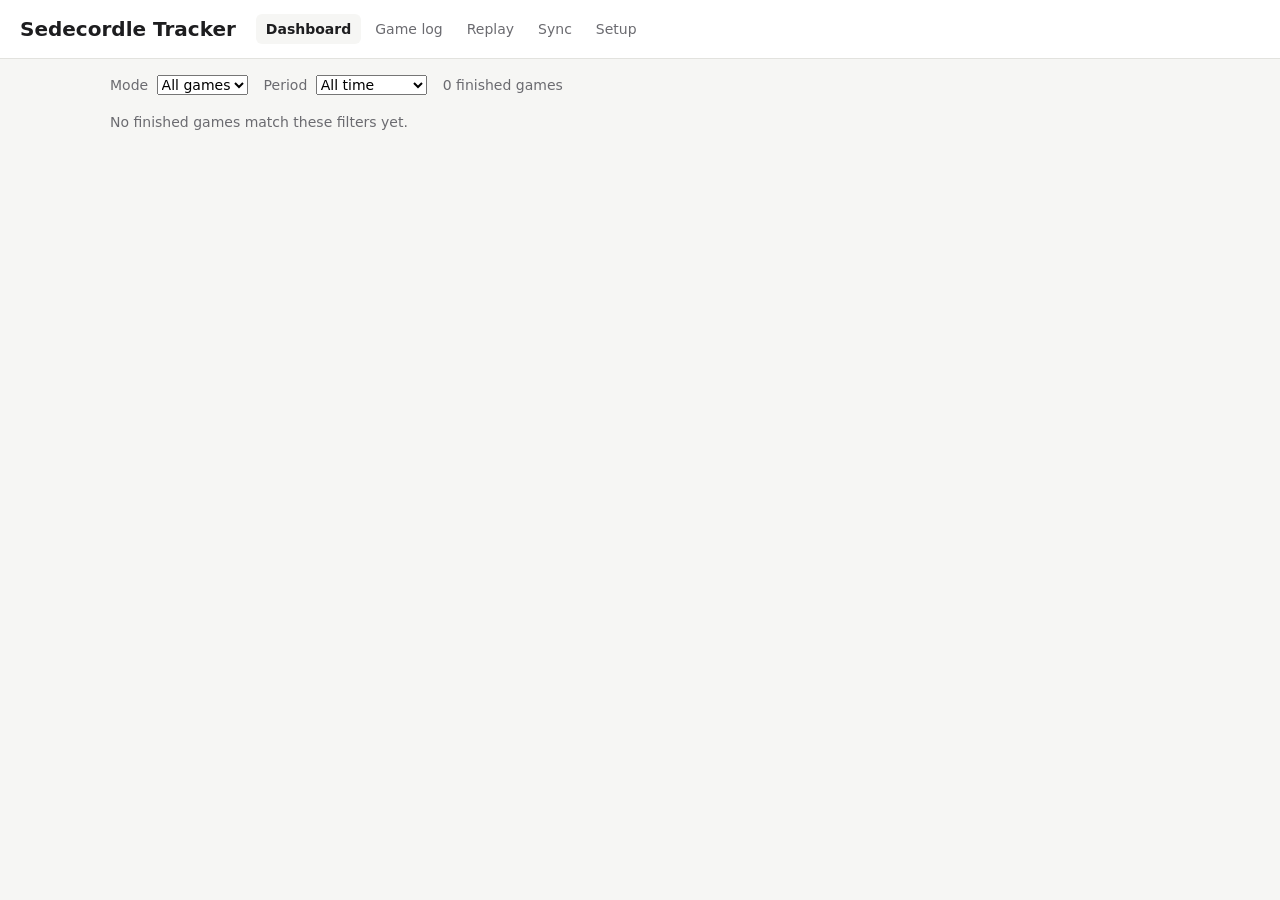
<file: extension/pages/dashboard.html>
<!doctype html>
<html lang="en">
<head>
  <meta charset="utf-8">
  <meta name="viewport" content="width=device-width, initial-scale=1">
  <title>Sedecordle Tracker — Dashboard</title>
  <link rel="stylesheet" href="common.css">
  <link rel="stylesheet" href="dashboard.css">
</head>
<body>
  <header class="topbar">
    <h1>Sedecordle Tracker</h1>
    <nav><a href="dashboard.html" aria-current="page">Dashboard</a><a href="games.html">Game log</a><a href="replay.html">Replay</a><a href="sync.html">Sync</a><a href="setup.html" class="web-only">Setup</a></nav>
  </header>

  <main class="dash">
    <div class="filters">
      <label>Mode
        <select id="f-mode"><option value="">All games</option><option value="daily">Daily</option><option value="free">Free play</option></select>
      </label>
      <label>Period
        <select id="f-period"><option value="">All time</option><option value="90">Last 90 days</option><option value="30">Last 30 days</option><option value="7">Last 7 days</option></select>
      </label>
      <span class="muted" id="f-note"></span>
    </div>

    <p id="empty" class="muted" hidden>No finished games match these filters yet.</p>

    <div id="content">
      <section class="tiles" id="tiles"></section>

      <div class="cards">
        <section class="card wide" id="quality">
          <h2>Play quality <span class="muted" style="font-weight:400">(vs. the bot)</span></h2>
          <p class="muted sub">Each finished game is graded guess by guess. Skill compares each guess with the best available one (free solves count as 100%); the bot plays the same answers.</p>
          <div class="q-head">
            <span id="q-coverage" class="muted"></span>
            <button id="q-run" class="primary" hidden></button>
            <progress id="q-progress" max="1" value="0" hidden></progress>
          </div>
          <div class="tiles q-tiles" id="q-tiles"></div>
          <h3 class="q-h3" id="q-chart-title" hidden>Average skill by guess number</h3>
          <div id="c-skill" class="chart"></div>
        </section>

        <section class="card">
          <h2>Guess distribution</h2>
          <p class="muted sub">Finished games by number of guesses; X = lost.</p>
          <div id="c-dist" class="chart"></div>
        </section>

        <section class="card">
          <h2>Guesses per game</h2>
          <p class="muted sub">Each dot is a game, oldest on the left. Losses sit on the X row. The thin line is the 10-game average. Click a game to replay it.</p>
          <div id="c-trend" class="chart"></div>
        </section>

        <section class="card wide">
          <h2>Opening words</h2>
          <p class="muted sub">Green / yellow tiles per board: what the first guess revealed on average.</p>
          <div class="table-wrap"><table id="t-openers">
            <thead><tr><th>Opener</th><th class="num">Games</th><th class="num">Win rate</th><th class="num">Avg guesses (wins)</th><th class="num">Greens / board</th><th class="num">Yellows / board</th></tr></thead>
            <tbody></tbody>
          </table></div>
        </section>

        <section class="card">
          <h2>Boards</h2>
          <div class="seg" role="tablist" id="board-metric">
            <button data-m="last" class="on">Solved last</button>
            <button data-m="avg">Avg solve guess</button>
            <button data-m="unsolved">Left unsolved</button>
          </div>
          <p class="muted sub" id="board-note"></p>
          <div id="c-boards"></div>
        </section>

        <section class="card">
          <h2>Thinking time per guess</h2>
          <p class="muted sub">Median seconds before each guess, from timed guesses only. Guess 1 counts from when the game was opened.</p>
          <div id="c-think" class="chart"></div>
        </section>
      </div>
    </div>
  </main>

  <script src="../lib/words.js"></script>
  <script src="../lib/sedecordle.js"></script>
  <script src="../lib/store.js"></script>
  <script src="env.js"></script>
  <script src="../lib/stats.js"></script>
  <script src="../lib/engine.js"></script>
  <script src="engine-client.js"></script>
  <script src="charts.js"></script>
  <script src="../lib/sync.js"></script>
  <script src="autosync.js"></script>
  <script src="dashboard.js"></script>
</body>
</html>
</file>
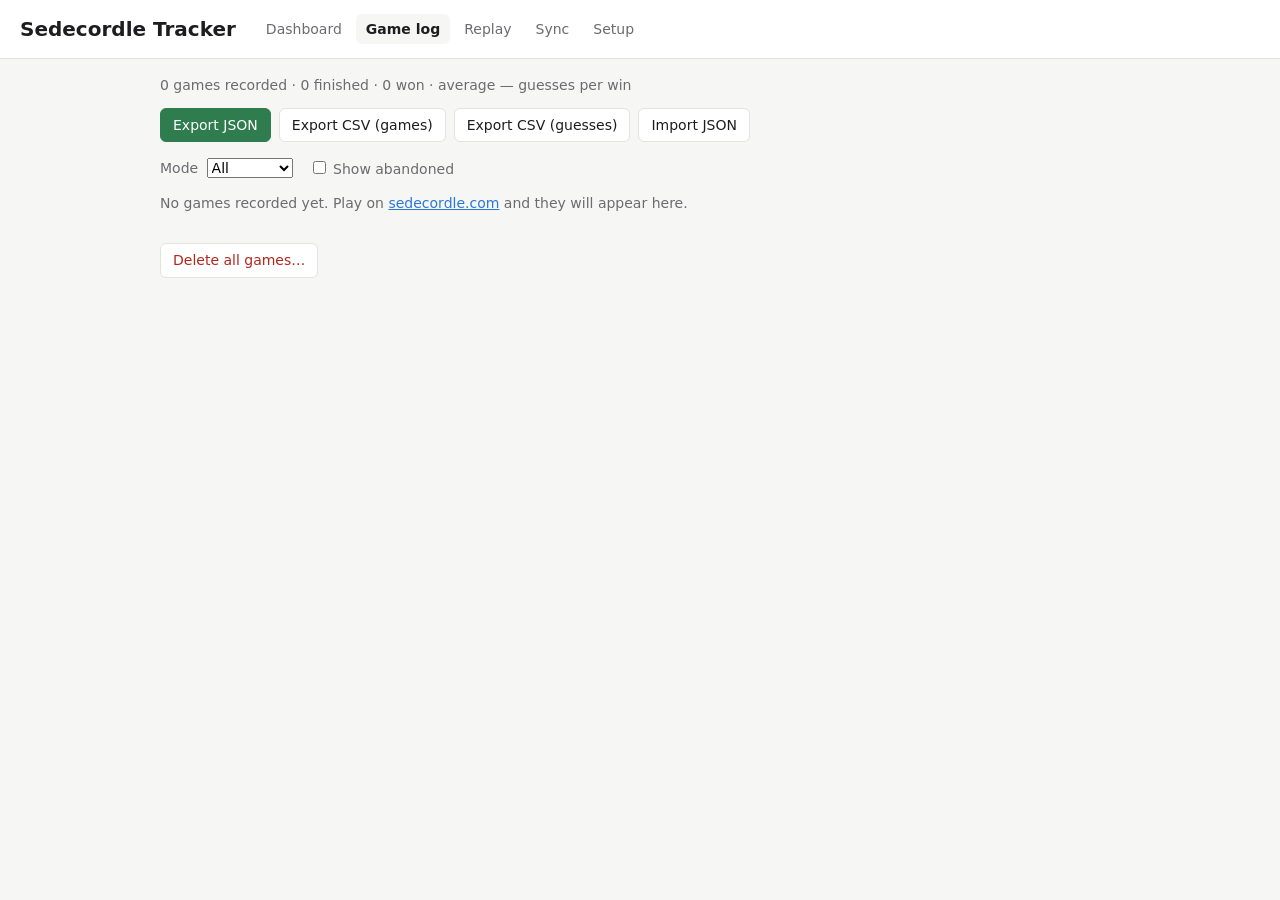
<file: extension/pages/games.html>
<!doctype html>
<html lang="en">
<head>
  <meta charset="utf-8">
  <meta name="viewport" content="width=device-width, initial-scale=1">
  <title>Sedecordle Tracker — Games</title>
  <link rel="stylesheet" href="common.css">
  <link rel="stylesheet" href="games.css">
</head>
<body>
  <header class="topbar">
    <h1>Sedecordle Tracker</h1>
    <nav><a href="dashboard.html">Dashboard</a><a href="games.html" aria-current="page">Game log</a><a href="replay.html">Replay</a><a href="sync.html">Sync</a><a href="setup.html" class="web-only">Setup</a></nav>
  </header>
  <header>
    <div class="muted" id="summary">Loading…</div>
    <div class="actions">
      <button id="export-json" class="primary">Export JSON</button>
      <button id="export-csv">Export CSV (games)</button>
      <button id="export-guesses">Export CSV (guesses)</button>
      <label class="button" for="import-file">Import JSON</label>
      <input type="file" id="import-file" accept=".json,application/json" hidden>
    </div>
  </header>

  <div id="notice" hidden></div>

  <main>
    <div class="filters">
      <label>Mode
        <select id="f-mode">
          <option value="">All</option><option value="daily">Daily</option><option value="free">Free play</option>
        </select>
      </label>
      <label><input type="checkbox" id="f-abandoned"> Show abandoned</label>
    </div>
    <table id="games">
      <thead>
        <tr><th>Game</th><th>Date</th><th>Result</th><th>Guesses</th><th>Boards</th><th>Time</th><th></th></tr>
      </thead>
      <tbody></tbody>
    </table>
    <p id="empty" class="muted" hidden>No games recorded yet. Play on <a href="https://sedecordle.com/" target="_blank" rel="noopener">sedecordle.com</a> and they will appear here.</p>
  </main>

  <footer>
    <button id="delete-all" class="danger">Delete all games…</button>
  </footer>

  <script src="../lib/words.js"></script>
  <script src="../lib/sedecordle.js"></script>
  <script src="../lib/store.js"></script>
  <script src="env.js"></script>
  <script src="../lib/export.js"></script>
  <script src="../lib/sync.js"></script>
  <script src="autosync.js"></script>
  <script src="games.js"></script>
</body>
</html>
</file>
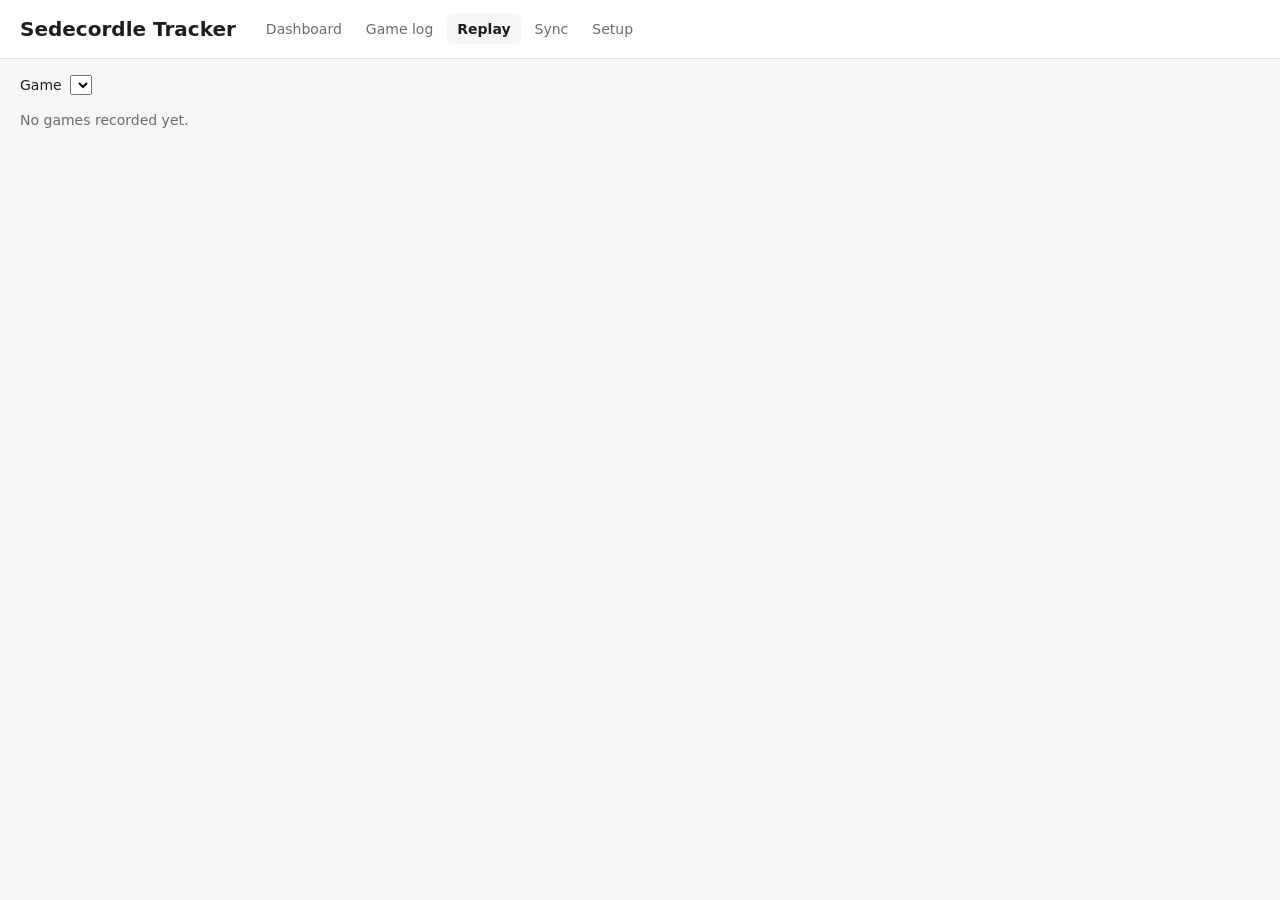
<file: extension/pages/replay.html>
<!doctype html>
<html lang="en">
<head>
  <meta charset="utf-8">
  <meta name="viewport" content="width=device-width, initial-scale=1">
  <title>Sedecordle Tracker — Replay</title>
  <link rel="stylesheet" href="common.css">
  <link rel="stylesheet" href="replay.css">
</head>
<body>
  <header class="topbar">
    <h1>Sedecordle Tracker</h1>
    <nav><a href="dashboard.html">Dashboard</a><a href="games.html">Game log</a><a href="replay.html" aria-current="page">Replay</a><a href="sync.html">Sync</a><a href="setup.html" class="web-only">Setup</a></nav>
  </header>

  <main class="replay">
    <div class="pick">
      <label>Game <select id="game-select"></select></label>
      <span id="game-meta" class="muted"></span>
    </div>

    <p id="message" class="muted" hidden></p>

    <div id="viewer" hidden>
      <section class="analysis" id="analysis" aria-live="polite"></section>

      <div class="stepper">
        <div class="stepper-buttons">
          <button id="first" title="Start (Home)">⏮</button>
          <button id="prev" title="Previous guess (←)">◀</button>
          <button id="next" title="Next guess (→)">▶</button>
          <button id="last" title="End (End)">⏭</button>
        </div>
        <input type="range" id="slider" min="0" value="0" aria-label="Guess">
        <div id="step-label" class="step-label"></div>
      </div>

      <div class="step-summary" id="step-summary"></div>

      <div class="layout">
        <section class="boards-wrap">
          <div class="board-tools">
            <label><input type="checkbox" id="show-answers" checked> Show answers</label>
            <label><input type="checkbox" id="only-current"> Only the current guess row</label>
          </div>
          <div id="boards" class="boards"></div>
        </section>

        <aside class="guess-list">
          <h2>Guesses</h2>
          <p class="muted sub">Possibilities = answer-list words still consistent with the colours, summed over unsolved boards.
            Skill = your guess compared with the best one available (any free solve counts as 100%).
            Luck = how much better (+) or worse (−) the result was than that guess's average.</p>
          <div class="table-wrap">
            <table id="guess-table">
              <thead><tr><th>#</th><th>Guess</th><th class="num">Time</th><th class="num">Solved</th><th class="num">Possibilities</th><th class="num">Skill</th><th class="num">Luck</th></tr></thead>
              <tbody></tbody>
            </table>
          </div>
        </aside>
      </div>
    </div>
  </main>

  <script src="../lib/words.js"></script>
  <script src="../lib/sedecordle.js"></script>
  <script src="../lib/store.js"></script>
  <script src="env.js"></script>
  <script src="../lib/stats.js"></script>
  <script src="../lib/analysis.js"></script>
  <script src="../lib/engine.js"></script>
  <script src="engine-client.js"></script>
  <script src="../lib/sync.js"></script>
  <script src="autosync.js"></script>
  <script src="replay.js"></script>
</body>
</html>
</file>
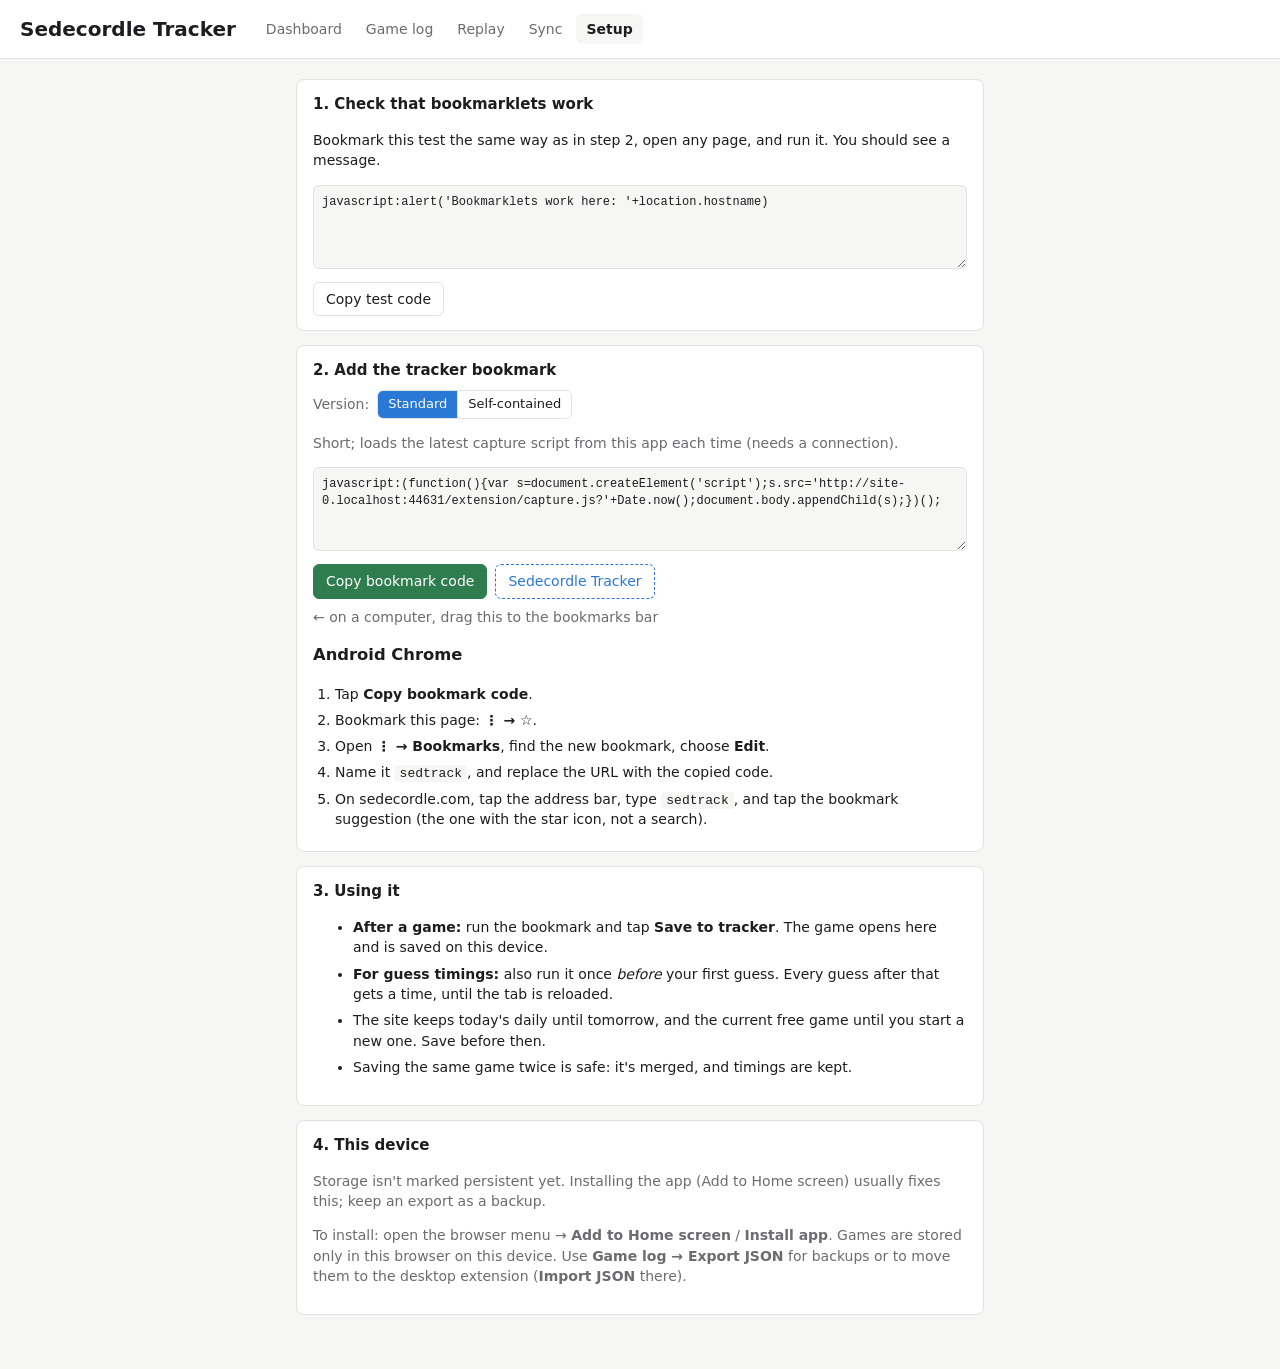
<file: extension/pages/setup.html>
<!doctype html>
<html lang="en">
<head>
  <meta charset="utf-8">
  <meta name="viewport" content="width=device-width, initial-scale=1">
  <title>Sedecordle Tracker — Setup</title>
  <link rel="stylesheet" href="common.css">
  <style>
    .wrap { max-width: 720px; margin: 0 auto; padding: 20px 16px 40px; }
    .card { background: var(--panel); border: 1px solid var(--line); border-radius: 8px; padding: 14px 16px; margin-bottom: 14px; }
    .card h2 { margin: 0 0 6px; }
    ol { padding-left: 22px; margin: 8px 0; }
    li { margin: 6px 0; }
    textarea { width: 100%; min-height: 84px; font: 12px/1.4 ui-monospace, Consolas, monospace; background: var(--bg); color: var(--text);
      border: 1px solid var(--line); border-radius: 6px; padding: 8px; resize: vertical; }
    .row { display: flex; flex-wrap: wrap; gap: 8px; align-items: center; margin-top: 8px; }
    .bm { display: inline-block; padding: 6px 12px; border-radius: 6px; border: 1px dashed var(--series-1); text-decoration: none; }
    code { font: 13px ui-monospace, Consolas, monospace; background: var(--bg); padding: 1px 5px; border-radius: 4px; }
    .seg { display: inline-flex; border: 1px solid var(--line); border-radius: 6px; overflow: hidden; }
    .seg button { border: 0; border-radius: 0; padding: 4px 10px; font-size: 13px; }
    .seg button + button { border-left: 1px solid var(--line); }
    .seg button.on { background: var(--series-1); color: #fff; }
    .ok { color: var(--green); } .bad { color: var(--warn); }
  </style>
</head>
<body>
  <header class="topbar">
    <h1>Sedecordle Tracker</h1>
    <nav><a href="dashboard.html">Dashboard</a><a href="games.html">Game log</a><a href="replay.html">Replay</a><a href="sync.html">Sync</a><a href="setup.html" class="web-only" aria-current="page">Setup</a></nav>
  </header>
  <main class="wrap">
    <section class="card ext-only">
      <h2>You're in the extension</h2>
      <p>The extension records games by itself. This page sets up the bookmark used by the <b>web app</b> (for browsers without extensions, such as Chrome on Android).</p>
    </section>

    <section class="card">
      <h2>1. Check that bookmarklets work</h2>
      <p>Bookmark this test the same way as in step 2, open any page, and run it. You should see a message.</p>
      <textarea readonly id="test-code">javascript:alert('Bookmarklets work here: '+location.hostname)</textarea>
      <div class="row"><button data-copy="test-code">Copy test code</button></div>
    </section>

    <section class="card">
      <h2>2. Add the tracker bookmark</h2>
      <div class="row">
        <span class="muted">Version:</span>
        <div class="seg" id="variant">
          <button data-v="loader" class="on">Standard</button>
          <button data-v="inline">Self-contained</button>
        </div>
      </div>
      <p class="muted" id="variant-note"></p>
      <textarea readonly id="bm-code"></textarea>
      <div class="row">
        <button class="primary" data-copy="bm-code">Copy bookmark code</button>
        <a class="bm" id="bm-link" href="#">Sedecordle Tracker</a>
        <span class="muted">← on a computer, drag this to the bookmarks bar</span>
      </div>

      <h3>Android Chrome</h3>
      <ol>
        <li>Tap <b>Copy bookmark code</b>.</li>
        <li>Bookmark this page: <b>⋮ → ☆</b>.</li>
        <li>Open <b>⋮ → Bookmarks</b>, find the new bookmark, choose <b>Edit</b>.</li>
        <li>Name it <code>sedtrack</code>, and replace the URL with the copied code.</li>
        <li>On sedecordle.com, tap the address bar, type <code>sedtrack</code>, and tap the bookmark suggestion (the one with the star icon, not a search).</li>
      </ol>
    </section>

    <section class="card">
      <h2>3. Using it</h2>
      <ul>
        <li><b>After a game:</b> run the bookmark and tap <b>Save to tracker</b>. The game opens here and is saved on this device.</li>
        <li><b>For guess timings:</b> also run it once <i>before</i> your first guess. Every guess after that gets a time, until the tab is reloaded.</li>
        <li>The site keeps today's daily until tomorrow, and the current free game until you start a new one. Save before then.</li>
        <li>Saving the same game twice is safe: it's merged, and timings are kept.</li>
      </ul>
    </section>

    <section class="card web-only">
      <h2>4. This device</h2>
      <p id="persist" class="muted">Checking storage…</p>
      <p class="muted">To install: open the browser menu → <b>Add to Home screen</b> / <b>Install app</b>. Games are stored only in this browser on this device. Use <b>Game log → Export JSON</b> for backups or to move them to the desktop extension (<b>Import JSON</b> there).</p>
    </section>
  </main>
  <script src="../lib/store.js"></script>
  <script src="env.js"></script>
  <script src="setup.js"></script>
</body>
</html>
</file>
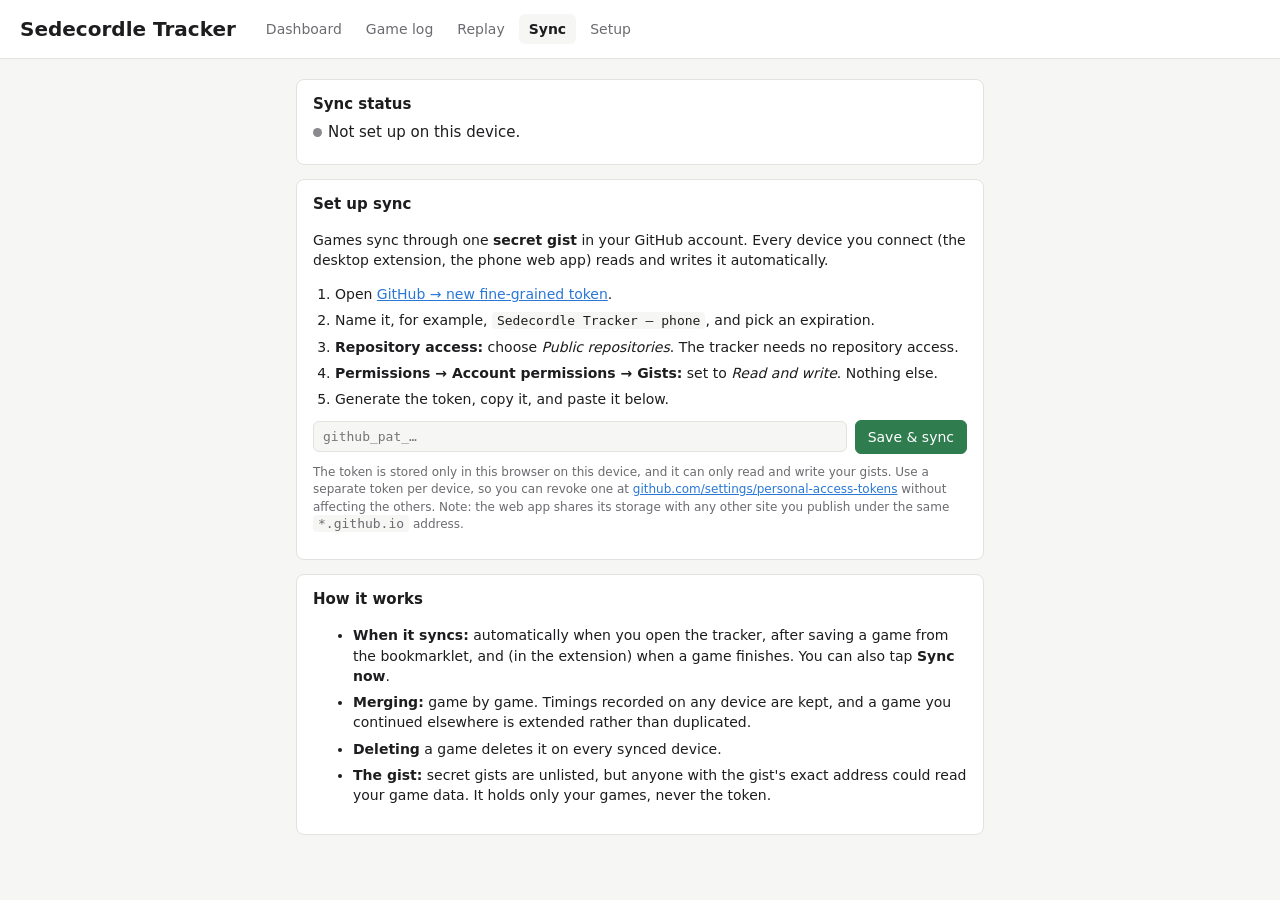
<file: extension/pages/sync.html>
<!doctype html>
<html lang="en">
<head>
  <meta charset="utf-8">
  <meta name="viewport" content="width=device-width, initial-scale=1">
  <title>Sedecordle Tracker — Sync</title>
  <link rel="stylesheet" href="common.css">
  <style>
    .wrap { max-width: 720px; margin: 0 auto; padding: 20px 16px 40px; }
    .card { background: var(--panel); border: 1px solid var(--line); border-radius: 8px; padding: 14px 16px; margin-bottom: 14px; }
    .card h2 { margin: 0 0 6px; }
    ol { padding-left: 22px; margin: 8px 0; } li { margin: 6px 0; }
    .row { display: flex; flex-wrap: wrap; gap: 8px; align-items: center; margin-top: 10px; }
    input[type=password] { flex: 1 1 260px; font: 13px ui-monospace, Consolas, monospace; padding: 7px 9px; border-radius: 6px;
      border: 1px solid var(--line); background: var(--bg); color: var(--text); }
    .status { font-size: 15px; }
    .status .dot { display: inline-block; width: 9px; height: 9px; border-radius: 50%; margin-right: 6px; background: var(--grey); }
    .status.ok .dot { background: var(--green); }
    .status.err .dot { background: var(--status-critical); }
    .err-text { color: var(--warn); }
    code { font: 13px ui-monospace, Consolas, monospace; background: var(--bg); padding: 1px 5px; border-radius: 4px; }
  </style>
</head>
<body>
  <header class="topbar">
    <h1>Sedecordle Tracker</h1>
    <nav><a href="dashboard.html">Dashboard</a><a href="games.html">Game log</a><a href="replay.html">Replay</a><a href="sync.html" aria-current="page">Sync</a><a href="setup.html" class="web-only">Setup</a></nav>
  </header>
  <main class="wrap">
    <section class="card">
      <h2>Sync status</h2>
      <div id="status" class="status"><span class="dot"></span>Loading…</div>
      <div id="details" class="muted" style="margin-top:6px"></div>
      <div class="row" id="connected-actions" hidden>
        <button id="sync-now" class="primary">Sync now</button>
        <button id="disconnect">Disconnect this device</button>
      </div>
    </section>

    <section class="card" id="setup-card">
      <h2 id="setup-title">Set up sync</h2>
      <p>Games sync through one <b>secret gist</b> in your GitHub account. Every device you connect (the desktop extension, the phone web app) reads and writes it automatically.</p>
      <ol>
        <li>Open <a href="https://github.com/settings/personal-access-tokens/new" target="_blank" rel="noopener">GitHub → new fine-grained token</a>.</li>
        <li>Name it, for example, <code>Sedecordle Tracker – phone</code>, and pick an expiration.</li>
        <li><b>Repository access:</b> choose <i>Public repositories</i>. The tracker needs no repository access.</li>
        <li><b>Permissions → Account permissions → Gists:</b> set to <i>Read and write</i>. Nothing else.</li>
        <li>Generate the token, copy it, and paste it below.</li>
      </ol>
      <div class="row">
        <input type="password" id="token" placeholder="github_pat_…" autocomplete="off" spellcheck="false" aria-label="GitHub token">
        <button id="save" class="primary">Save &amp; sync</button>
      </div>
      <p class="muted" style="font-size:12px;margin-top:10px">
        The token is stored only in this browser on this device, and it can only read and write your gists.
        Use a separate token per device, so you can revoke one at <a href="https://github.com/settings/personal-access-tokens" target="_blank" rel="noopener">github.com/settings/personal-access-tokens</a> without affecting the others.
        <span class="web-only">Note: the web app shares its storage with any other site you publish under the same <code>*.github.io</code> address.</span>
      </p>
    </section>

    <section class="card">
      <h2>How it works</h2>
      <ul>
        <li><b>When it syncs:</b> automatically when you open the tracker, after saving a game from the bookmarklet, and (in the extension) when a game finishes. You can also tap <b>Sync now</b>.</li>
        <li><b>Merging:</b> game by game. Timings recorded on any device are kept, and a game you continued elsewhere is extended rather than duplicated.</li>
        <li><b>Deleting</b> a game deletes it on every synced device.</li>
        <li><b>The gist:</b> secret gists are unlisted, but anyone with the gist's exact address could read your game data. It holds only your games, never the token.</li>
      </ul>
    </section>
  </main>
  <script src="../lib/words.js"></script>
  <script src="../lib/sedecordle.js"></script>
  <script src="../lib/store.js"></script>
  <script src="env.js"></script>
  <script src="../lib/sync.js"></script>
  <script src="sync-page.js"></script>
</body>
</html>
</file>
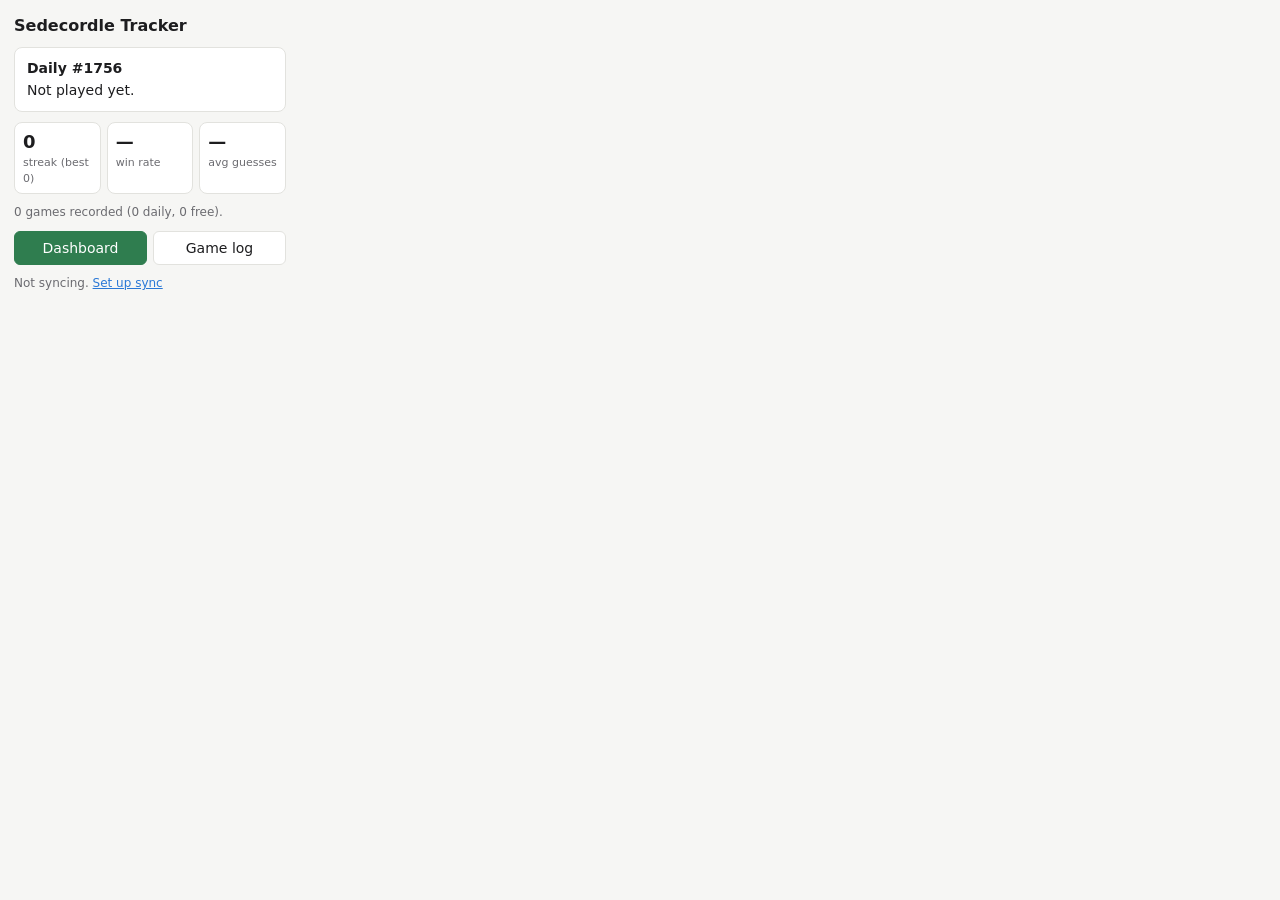
<file: extension/popup/popup.html>
<!doctype html>
<html lang="en">
<head>
  <meta charset="utf-8">
  <title>Sedecordle Tracker</title>
  <link rel="stylesheet" href="../pages/common.css">
  <style>
    body { width: 300px; padding: 14px; }
    h1 { font-size: 16px; }
    .today { margin: 10px 0; padding: 10px 12px; border: 1px solid var(--line); border-radius: 8px; background: var(--panel); }
    .today .line { margin-top: 2px; }
    .stats { display: grid; grid-template-columns: repeat(3, 1fr); gap: 6px; margin-bottom: 10px; }
    .stat { background: var(--panel); border: 1px solid var(--line); border-radius: 8px; padding: 6px 8px; }
    .stat .v { font-size: 18px; font-weight: 600; font-variant-numeric: tabular-nums; }
    .stat .k { font-size: 11px; color: var(--muted); }
    .buttons { display: flex; gap: 6px; }
    .buttons button { flex: 1; }
    #counts { font-size: 12px; margin-bottom: 10px; }
  </style>
</head>
<body>
  <h1>Sedecordle Tracker</h1>
  <div class="today" id="today">Loading…</div>
  <div class="stats" id="stats"></div>
  <div class="muted" id="counts"></div>
  <div class="buttons">
    <button id="open-dash" class="primary">Dashboard</button>
    <button id="open-log">Game log</button>
  </div>
  <div class="muted" id="sync-line" style="font-size:12px;margin-top:10px"></div>
  <script src="../lib/words.js"></script>
  <script src="../lib/sedecordle.js"></script>
  <script src="../lib/store.js"></script>
  <script src="../lib/stats.js"></script>
  <script src="../lib/sync.js"></script>
  <script src="../pages/autosync.js"></script>
  <script src="popup.js"></script>
</body>
</html>
</file>
<file: extension/pages/common.css>
:root {
  --bg: #f6f6f4; --panel: #ffffff; --text: #1d1d1f; --muted: #6b6b70; --line: #e2e2de;
  --accent: #2f7d4f; --accent-text: #fff; --warn: #b3261e;
  --green: #4f9d5c; --yellow: #c9a227; --grey: #8a8a8e;
  /* charts: one series hue, a status colour for losses, a one-hue sequential ramp */
  --series-1: #2a78d6; --status-critical: #d03b3b;
  --seq-1: #cde2fb; --seq-2: #9ec5f4; --seq-3: #6da7ec; --seq-4: #3987e5; --seq-5: #256abf; --seq-6: #184f95;
  --seq-ink-lo: #0d366b; --seq-ink-hi: #ffffff;
  color-scheme: light dark;
}
@media (prefers-color-scheme: dark) {
  :root {
    --bg: #161618; --panel: #1f1f22; --text: #ececee; --muted: #9a9aa0; --line: #313136;
    --accent: #4fae6e; --accent-text: #0d1a12; --warn: #f2b8b5;
    --series-1: #3987e5; --status-critical: #e66767;
    --seq-1: #1b3049; --seq-2: #184f95; --seq-3: #256abf; --seq-4: #3987e5; --seq-5: #6da7ec; --seq-6: #9ec5f4;
    --seq-ink-lo: #ececee; --seq-ink-hi: #0d1a2e;
  }
}
.topbar { display: flex; flex-wrap: wrap; gap: 8px 20px; align-items: center; padding: 14px 20px;
  border-bottom: 1px solid var(--line); background: var(--panel); }
.topbar nav { display: flex; gap: 4px; }
.topbar nav a { color: var(--muted); text-decoration: none; padding: 5px 10px; border-radius: 6px; }
.topbar nav a:hover { color: var(--text); }
.topbar nav a[aria-current="page"] { color: var(--text); background: var(--bg); font-weight: 600; }
a { color: var(--series-1); }
* { box-sizing: border-box; }
[hidden] { display: none !important; }
.is-ext .web-only, .is-web .ext-only { display: none !important; }
body { margin: 0; background: var(--bg); color: var(--text);
  font: 14px/1.45 system-ui, -apple-system, "Segoe UI", Roboto, sans-serif; }
h1 { font-size: 20px; margin: 0; }
h2 { font-size: 15px; margin: 0 0 8px; }
.muted { color: var(--muted); }
button, .button {
  font: inherit; border: 1px solid var(--line); background: var(--panel); color: var(--text);
  padding: 6px 12px; border-radius: 6px; cursor: pointer; text-decoration: none; display: inline-block;
}
button:hover, .button:hover { border-color: var(--muted); }
button.primary { background: var(--accent); color: var(--accent-text); border-color: var(--accent); }
button.danger { color: var(--warn); }
.tag { display: inline-block; padding: 1px 7px; border-radius: 10px; font-size: 12px; border: 1px solid var(--line); }
.tag.won { background: var(--green); color: #fff; border-color: transparent; }
.tag.lost { background: var(--warn); color: var(--bg); border-color: transparent; }
.tag.in_progress { border-color: var(--yellow); }
.tag.abandoned { color: var(--muted); }
</file>
<file: extension/pages/dashboard.css>
.dash { max-width: 1100px; margin: 0 auto; padding: 16px 20px 40px; }
.filters { display: flex; flex-wrap: wrap; gap: 16px; align-items: center; margin-bottom: 16px; color: var(--muted); }
.filters select { font: inherit; margin-left: 4px; }

.tiles { display: grid; grid-template-columns: repeat(auto-fill, minmax(140px, 1fr)); gap: 10px; margin-bottom: 16px; }
.tile { background: var(--panel); border: 1px solid var(--line); border-radius: 8px; padding: 10px 12px; }
.tile .k { font-size: 12px; color: var(--muted); }
.tile .v { font-size: 24px; font-weight: 600; font-variant-numeric: tabular-nums; line-height: 1.2; margin-top: 2px; }
.tile .s { font-size: 12px; color: var(--muted); }

.q-head { display: flex; flex-wrap: wrap; gap: 8px 14px; align-items: center; margin-bottom: 12px; }
.q-head progress { width: 200px; accent-color: var(--series-1); }
.q-tiles { margin-bottom: 8px; }
.q-tiles .tile { background: var(--bg); }
.q-h3 { font-size: 13px; margin: 8px 0 4px; }
.cards { display: grid; grid-template-columns: repeat(2, minmax(0, 1fr)); gap: 16px; }
.card { background: var(--panel); border: 1px solid var(--line); border-radius: 8px; padding: 14px 16px; min-width: 0; }
.card.wide { grid-column: 1 / -1; }
.card .sub { margin: -4px 0 10px; font-size: 12px; }
@media (max-width: 760px) { .cards { grid-template-columns: 1fr; } .dash { padding: 12px 16px 32px; } }

.chart svg { display: block; max-width: 100%; height: auto; }
.chart .grid { stroke: var(--line); stroke-width: 1; }
.chart .baseline { stroke: var(--muted); stroke-width: 1; }
.chart .axis { fill: var(--muted); font-size: 11px; }
.chart .value { fill: var(--text); font-size: 11px; font-variant-numeric: tabular-nums; }
.chart .bar { fill: var(--series-1); }
.chart .bar.critical { fill: var(--status-critical); }
.chart .line { fill: none; stroke: var(--series-1); stroke-width: 2; stroke-linejoin: round; }
.chart .line.rolling { stroke: var(--muted); stroke-width: 1.5; stroke-dasharray: none; opacity: .8; }
.chart .dot { fill: var(--series-1); stroke: var(--panel); stroke-width: 2; }
.chart .dot.critical { fill: var(--status-critical); }
.chart .crosshair { stroke: var(--muted); stroke-width: 1; }
.chart .hit { fill: transparent; cursor: crosshair; }
.chart .hit.clickable { cursor: pointer; }

.chart-tip {
  position: fixed; z-index: 10; pointer-events: none; max-width: 260px;
  background: var(--panel); color: var(--text); border: 1px solid var(--line); border-radius: 6px;
  padding: 6px 9px; font-size: 12px; box-shadow: 0 4px 14px rgba(0,0,0,.18);
}
.chart-tip-title { font-weight: 600; margin-bottom: 2px; }

.table-wrap { overflow-x: auto; }
#t-openers { width: 100%; border-collapse: collapse; }
#t-openers th, #t-openers td { padding: 6px 8px; border-bottom: 1px solid var(--line); text-align: left; white-space: nowrap; }
#t-openers th { font-size: 12px; color: var(--muted); font-weight: 600; }
#t-openers .num { text-align: right; font-variant-numeric: tabular-nums; }
#t-openers td:first-child { font-family: ui-monospace, Consolas, monospace; font-weight: 600; }

.seg { display: inline-flex; border: 1px solid var(--line); border-radius: 6px; overflow: hidden; margin-bottom: 10px; }
.seg button { border: 0; border-radius: 0; padding: 4px 10px; font-size: 12px; }
.seg button + button { border-left: 1px solid var(--line); }
.seg button.on { background: var(--series-1); color: #fff; }

.board-grid { display: grid; grid-template-columns: repeat(4, 1fr); gap: 2px; max-width: 420px; }
.board-cell { aspect-ratio: 1.6; border-radius: 4px; display: flex; flex-direction: column; justify-content: center; align-items: center; cursor: default; }
.board-n { font-size: 11px; opacity: .75; }
.board-v { font-size: 15px; font-weight: 600; font-variant-numeric: tabular-nums; }
.seq-0 { background: var(--bg); color: var(--muted); }
.seq-1 { background: var(--seq-1); color: var(--seq-ink-lo); }
.seq-2 { background: var(--seq-2); color: var(--seq-ink-lo); }
.seq-3 { background: var(--seq-3); color: var(--seq-ink-lo); }
.seq-4 { background: var(--seq-4); color: var(--seq-ink-hi); }
.seq-5 { background: var(--seq-5); color: var(--seq-ink-hi); }
.seq-6 { background: var(--seq-6); color: var(--seq-ink-hi); }
</file>
<file: extension/pages/games.css>
header:not(.topbar) {
  display: flex; flex-wrap: wrap; gap: 12px; justify-content: space-between; align-items: center;
  max-width: 1000px; margin: 0 auto; padding: 16px 20px 0;
}
.actions { display: flex; flex-wrap: wrap; gap: 8px; }
main, footer { max-width: 1000px; margin: 0 auto; padding: 16px 20px; }
#notice { max-width: 1000px; margin: 12px auto 0; padding: 10px 14px; border-radius: 6px;
  background: var(--panel); border: 1px solid var(--line); }
#notice.error { border-color: var(--warn); color: var(--warn); }
.filters { display: flex; gap: 16px; align-items: center; margin-bottom: 12px; color: var(--muted); }
.filters select { font: inherit; margin-left: 4px; }
table { width: 100%; border-collapse: collapse; background: var(--panel); border: 1px solid var(--line); border-radius: 8px; overflow: hidden; }
th, td { text-align: left; padding: 8px 10px; border-bottom: 1px solid var(--line); white-space: nowrap; }
th { font-weight: 600; color: var(--muted); font-size: 12px; text-transform: uppercase; letter-spacing: .03em; }
td.num { font-variant-numeric: tabular-nums; }
tr.game { cursor: pointer; }
tr.game:hover td { background: color-mix(in srgb, var(--panel), var(--text) 4%); }
tr.detail td { white-space: normal; background: var(--bg); }
.guesses { display: flex; flex-wrap: wrap; gap: 6px; font-family: ui-monospace, Consolas, monospace; }
.guess { padding: 2px 6px; border: 1px solid var(--line); border-radius: 4px; background: var(--panel); }
.guess .n { color: var(--muted); margin-right: 4px; }
.guess .s { color: var(--green); margin-left: 4px; }
.answers { margin-top: 8px; font-family: ui-monospace, Consolas, monospace; color: var(--muted); }
.answers .unsolved { color: var(--warn); }
td .del { padding: 2px 8px; font-size: 12px; }
footer { padding-top: 0; }
@media (max-width: 640px) {
  th:nth-child(6), td:nth-child(6) { display: none; }
  th, td { padding: 6px; }
}
</file>
<file: extension/pages/replay.css>
.replay { max-width: 1280px; margin: 0 auto; padding: 16px 20px 40px; }
.pick { display: flex; flex-wrap: wrap; gap: 8px 16px; align-items: center; margin-bottom: 14px; }
.pick select { font: inherit; margin-left: 4px; max-width: 70vw; }

.stepper { display: flex; flex-wrap: wrap; gap: 10px 14px; align-items: center; background: var(--panel);
  border: 1px solid var(--line); border-radius: 8px; padding: 10px 12px; position: sticky; top: 0; z-index: 2; }
.stepper-buttons { display: flex; gap: 4px; }
.stepper-buttons button { padding: 4px 10px; min-width: 38px; }
#slider { flex: 1 1 200px; accent-color: var(--series-1); }
.step-label { font-variant-numeric: tabular-nums; min-width: 220px; }
.step-label .word { font-family: ui-monospace, Consolas, monospace; font-weight: 700; letter-spacing: .05em; }

.step-summary { display: flex; flex-wrap: wrap; gap: 6px 18px; margin: 10px 2px 14px; color: var(--muted); font-size: 13px; }
.step-summary b { color: var(--text); font-variant-numeric: tabular-nums; }

.layout { display: grid; grid-template-columns: minmax(0, 1fr) 440px; gap: 16px; align-items: start; }
@media (max-width: 1100px) { .layout { grid-template-columns: 1fr; } }

.analysis { background: var(--panel); border: 1px solid var(--line); border-radius: 8px; padding: 12px 14px; margin-bottom: 12px; }
.analysis .row-stats { display: flex; flex-wrap: wrap; gap: 8px 22px; align-items: baseline; }
.analysis .stat .v { font-size: 20px; font-weight: 600; font-variant-numeric: tabular-nums; }
.analysis .stat .k { font-size: 12px; color: var(--muted); }
.analysis .bot { margin-top: 8px; font-size: 12px; color: var(--muted); }
.analysis .bot .words { font-family: ui-monospace, Consolas, monospace; color: var(--text); }
.analysis progress { width: 220px; vertical-align: middle; margin-left: 8px; accent-color: var(--series-1); }
.skill { display: inline-block; min-width: 40px; text-align: center; padding: 0 5px; border-radius: 9px; font-size: 12px; font-weight: 600; }
.skill.good { background: color-mix(in srgb, var(--green) 25%, transparent); }
.skill.ok { background: color-mix(in srgb, var(--yellow) 28%, transparent); }
.skill.poor { background: color-mix(in srgb, var(--status-critical) 25%, transparent); }
.luck.pos { color: var(--green); }
.luck.neg { color: var(--status-critical); }
.step-summary .best { font-family: ui-monospace, Consolas, monospace; font-weight: 700; color: var(--text); }
.tag-flag { font-size: 12px; padding: 0 7px; border-radius: 9px; border: 1px solid var(--line); color: var(--text); }
.tag-flag.free { border-color: var(--green); }
.tag-flag.missed { border-color: var(--status-critical); }

.board-tools { display: flex; flex-wrap: wrap; gap: 6px 16px; margin-bottom: 8px; color: var(--muted); font-size: 13px; }
.boards { display: grid; grid-template-columns: repeat(4, minmax(0, 1fr)); gap: 8px; }
@media (max-width: 760px) { .boards { grid-template-columns: repeat(2, minmax(0, 1fr)); } .replay { padding: 12px 16px 32px; } }

.board { background: var(--panel); border: 1px solid var(--line); border-radius: 8px; padding: 8px; min-width: 0; }
.board.solved { opacity: .55; }
.board.just-solved { opacity: 1; border-color: var(--green); }
.board.single { border-color: var(--yellow); }
.board-head { display: flex; justify-content: space-between; align-items: baseline; gap: 6px; margin-bottom: 6px; font-size: 12px; }
.board-head .ans { font-family: ui-monospace, Consolas, monospace; font-weight: 700; letter-spacing: .04em; }
.board-head .count { font-variant-numeric: tabular-nums; color: var(--muted); white-space: nowrap; }
.board-head .count.one { color: var(--text); font-weight: 600; }
.board-head .count.done { color: var(--green); font-weight: 600; }

.rows { display: flex; flex-direction: column; gap: 2px; }
.row { display: grid; grid-template-columns: repeat(5, 1fr); gap: 2px; border-radius: 3px; }
.row.current { outline: 2px solid var(--series-1); outline-offset: 1px; }
.tile { aspect-ratio: 1; display: flex; align-items: center; justify-content: center; border-radius: 2px;
  font: 700 clamp(9px, 1.1vw, 13px)/1 ui-monospace, Consolas, monospace; color: #fff; text-transform: uppercase; }
.tile.G { background: var(--green); }
.tile.Y { background: var(--yellow); }
.tile.B { background: var(--grey); }
@media (max-width: 760px) { .tile { font-size: 11px; } }

.cands { margin-top: 6px; font: 11px/1.4 ui-monospace, Consolas, monospace; color: var(--muted); word-break: break-word; }
.cands .is-answer { color: var(--text); font-weight: 700; }

.guess-list { background: var(--panel); border: 1px solid var(--line); border-radius: 8px; padding: 12px 14px; }
.guess-list .sub { font-size: 12px; margin: -4px 0 8px; }
.table-wrap { overflow-x: auto; }
#guess-table { width: 100%; border-collapse: collapse; font-size: 13px; }
#guess-table th, #guess-table td { padding: 4px 6px; border-bottom: 1px solid var(--line); text-align: left; white-space: nowrap; }
#guess-table th { font-size: 11px; color: var(--muted); font-weight: 600; }
#guess-table .num { text-align: right; font-variant-numeric: tabular-nums; }
#guess-table td.word { font-family: ui-monospace, Consolas, monospace; font-weight: 600; }
#guess-table tbody tr { cursor: pointer; }
#guess-table tbody tr:hover td { background: color-mix(in srgb, var(--panel), var(--text) 5%); }
#guess-table tbody tr.on td { background: color-mix(in srgb, var(--panel), var(--series-1) 18%); }
#guess-table tbody tr.future td { color: var(--muted); }
.flag { color: var(--yellow); margin-left: 4px; }
</file>
